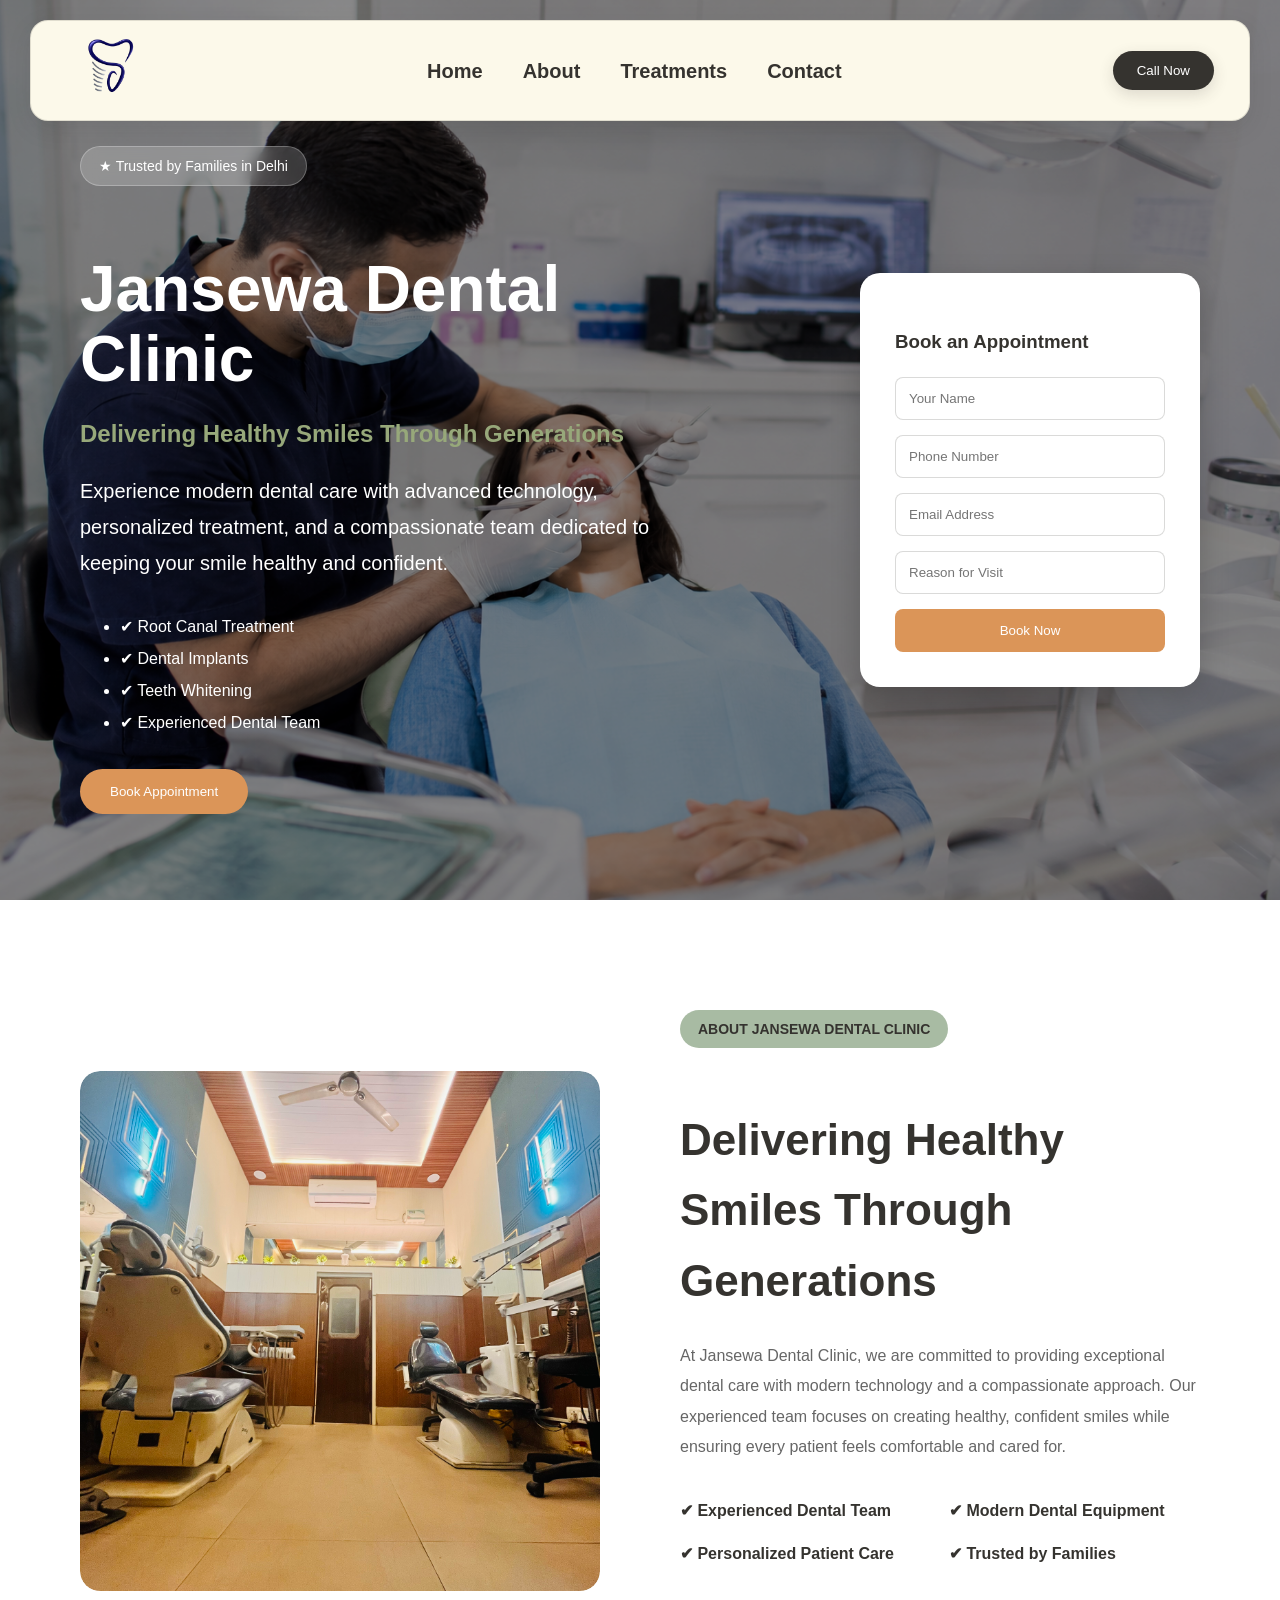
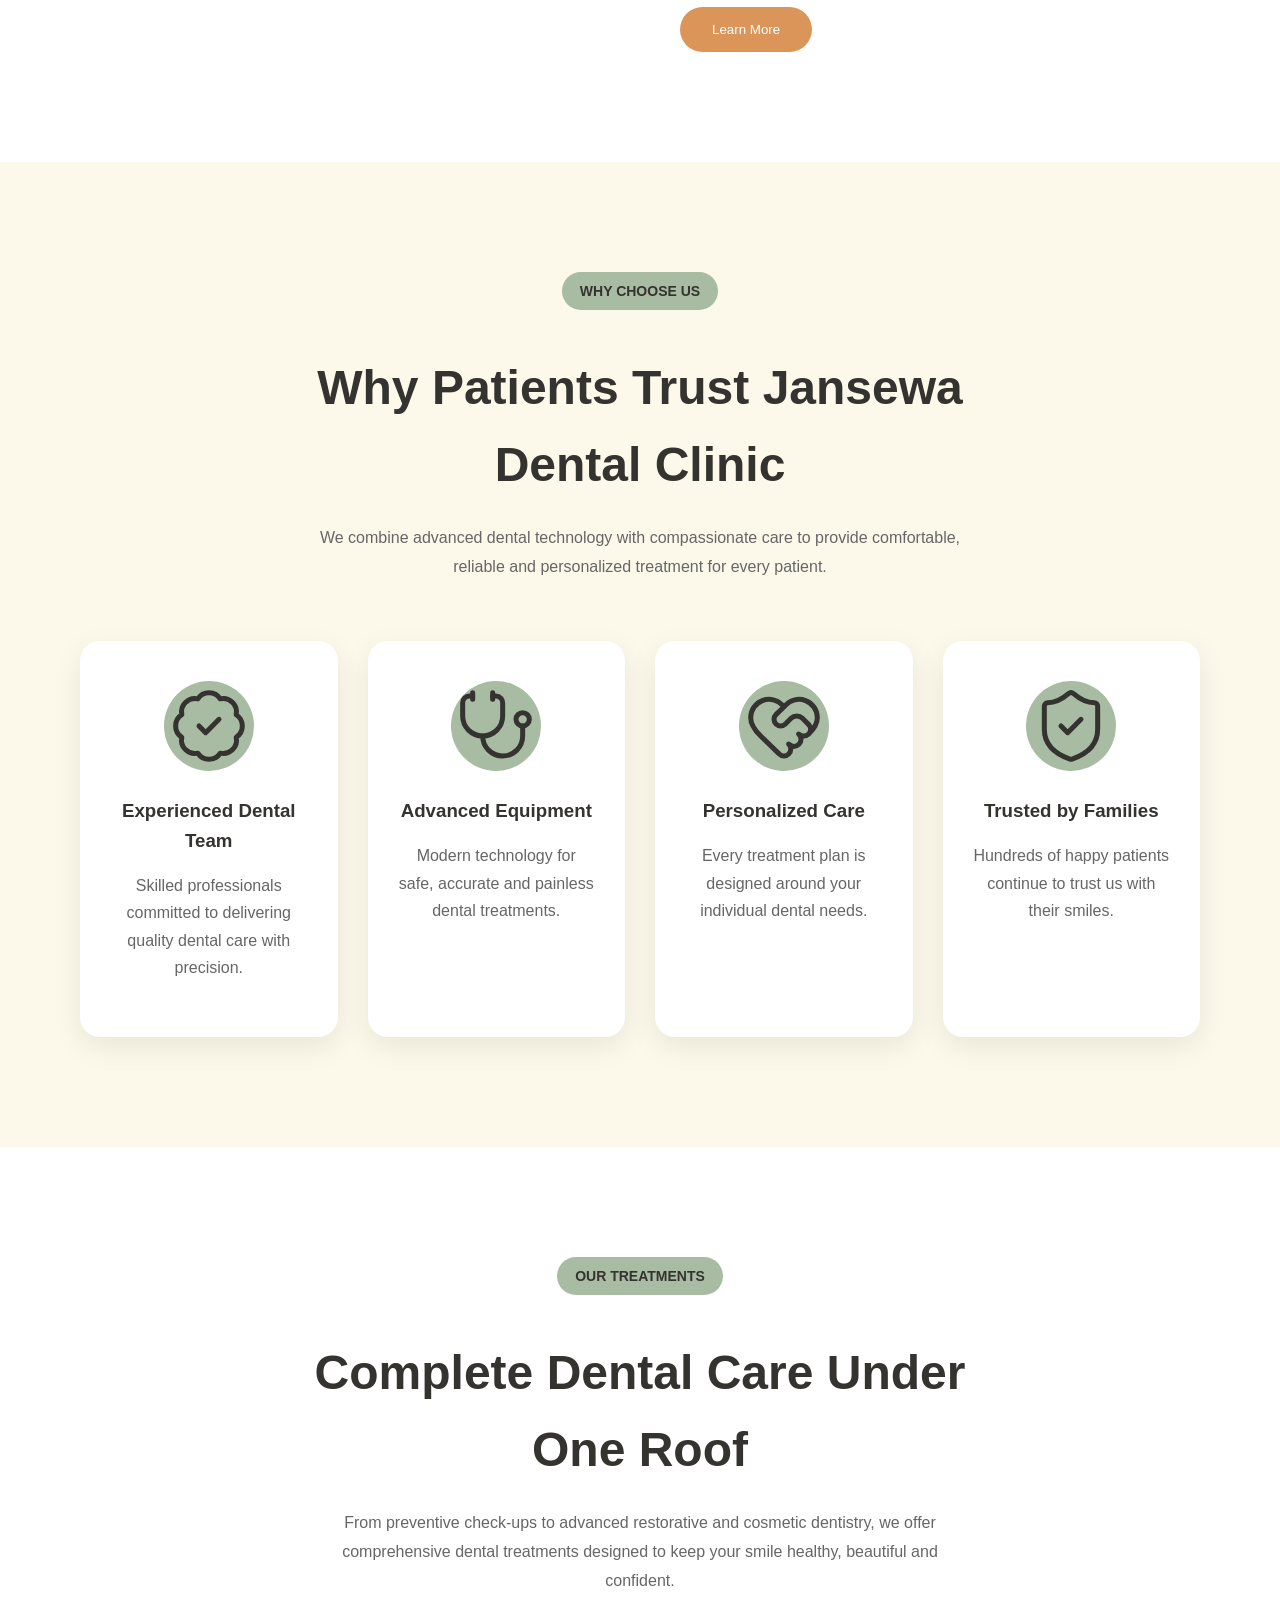
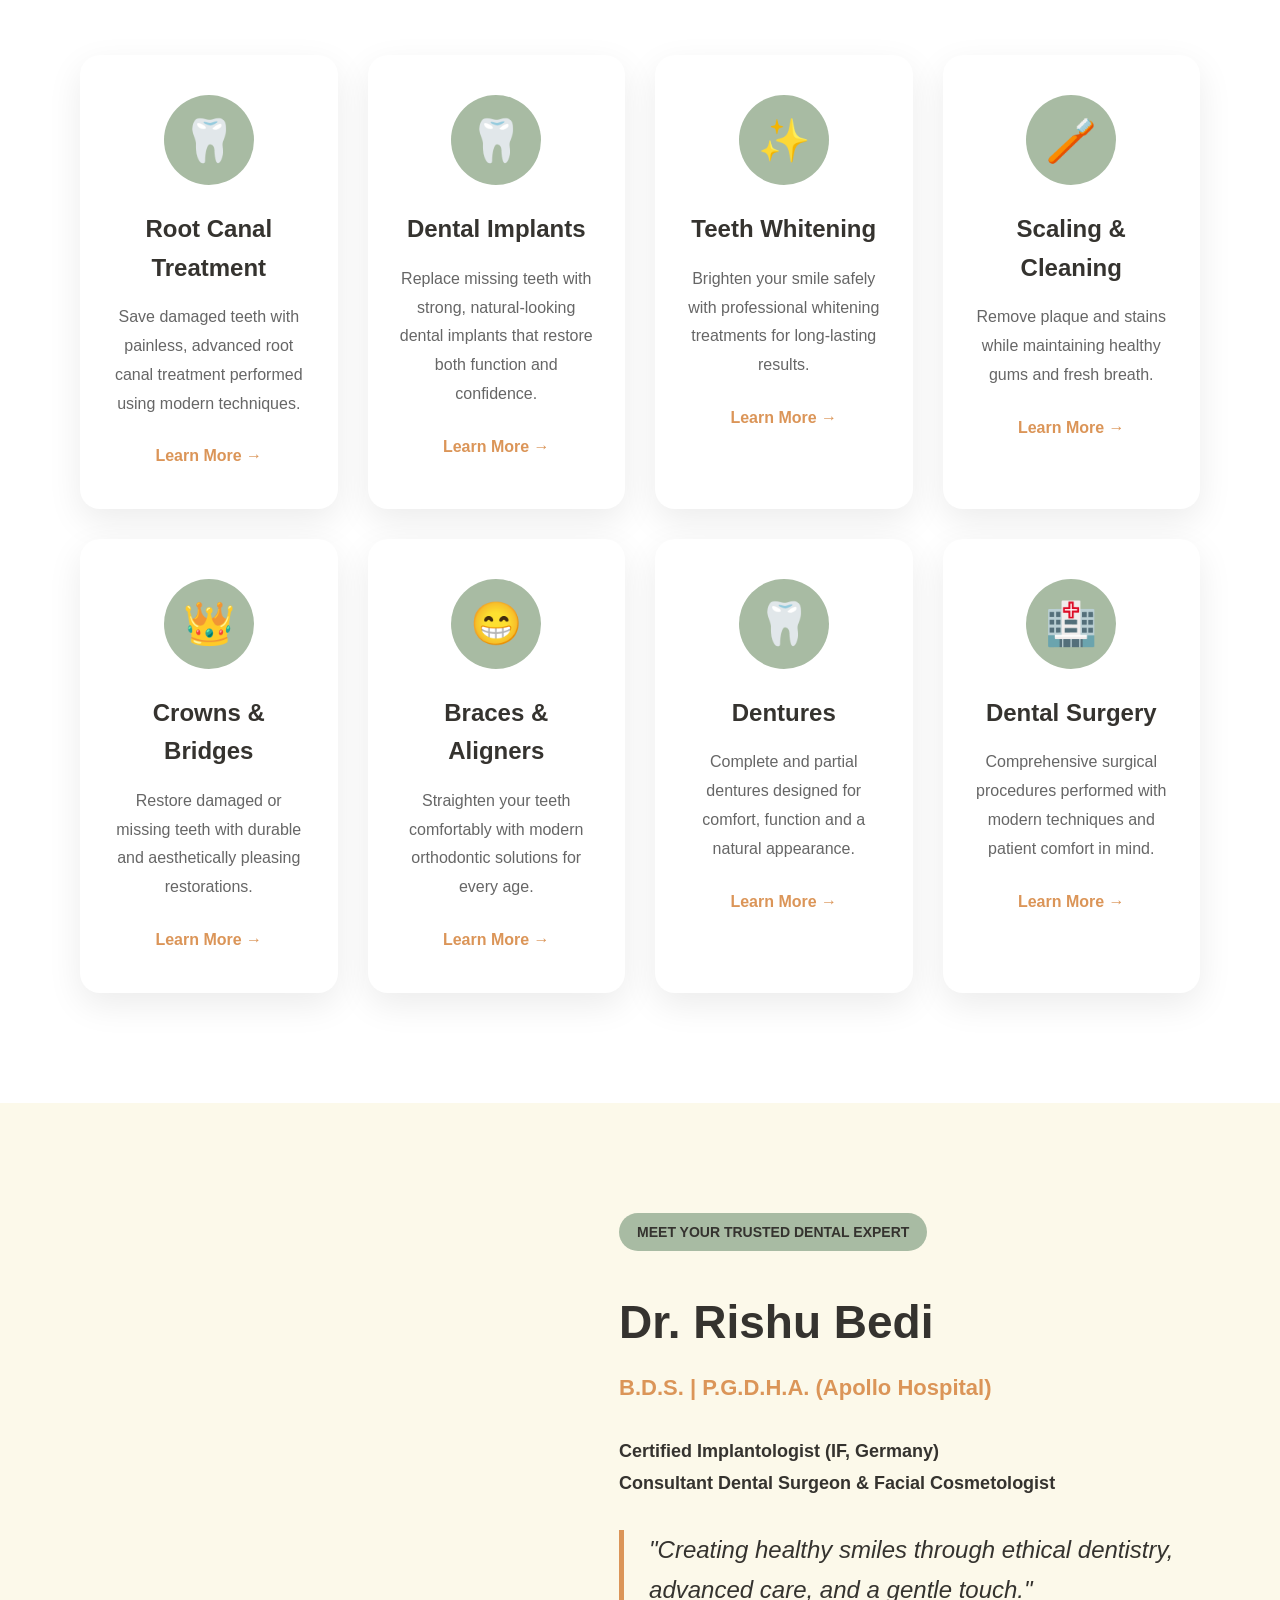
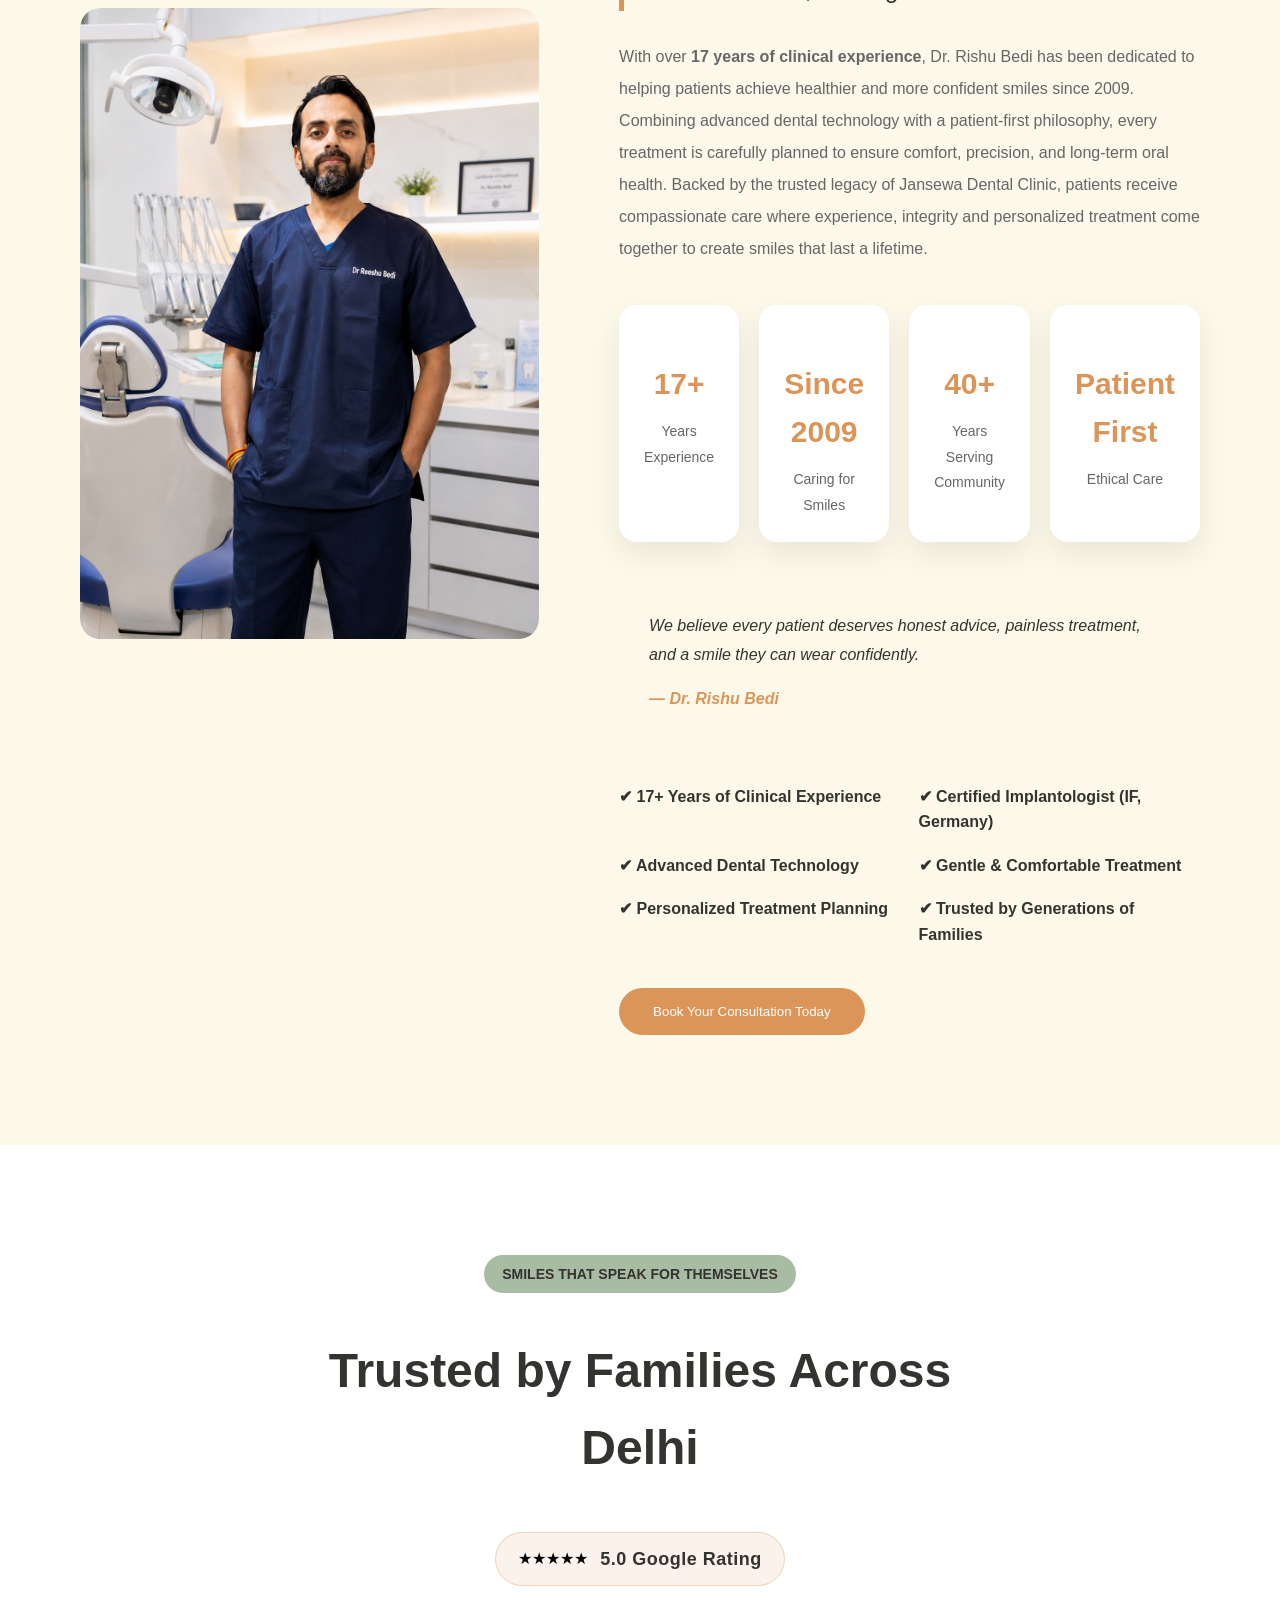
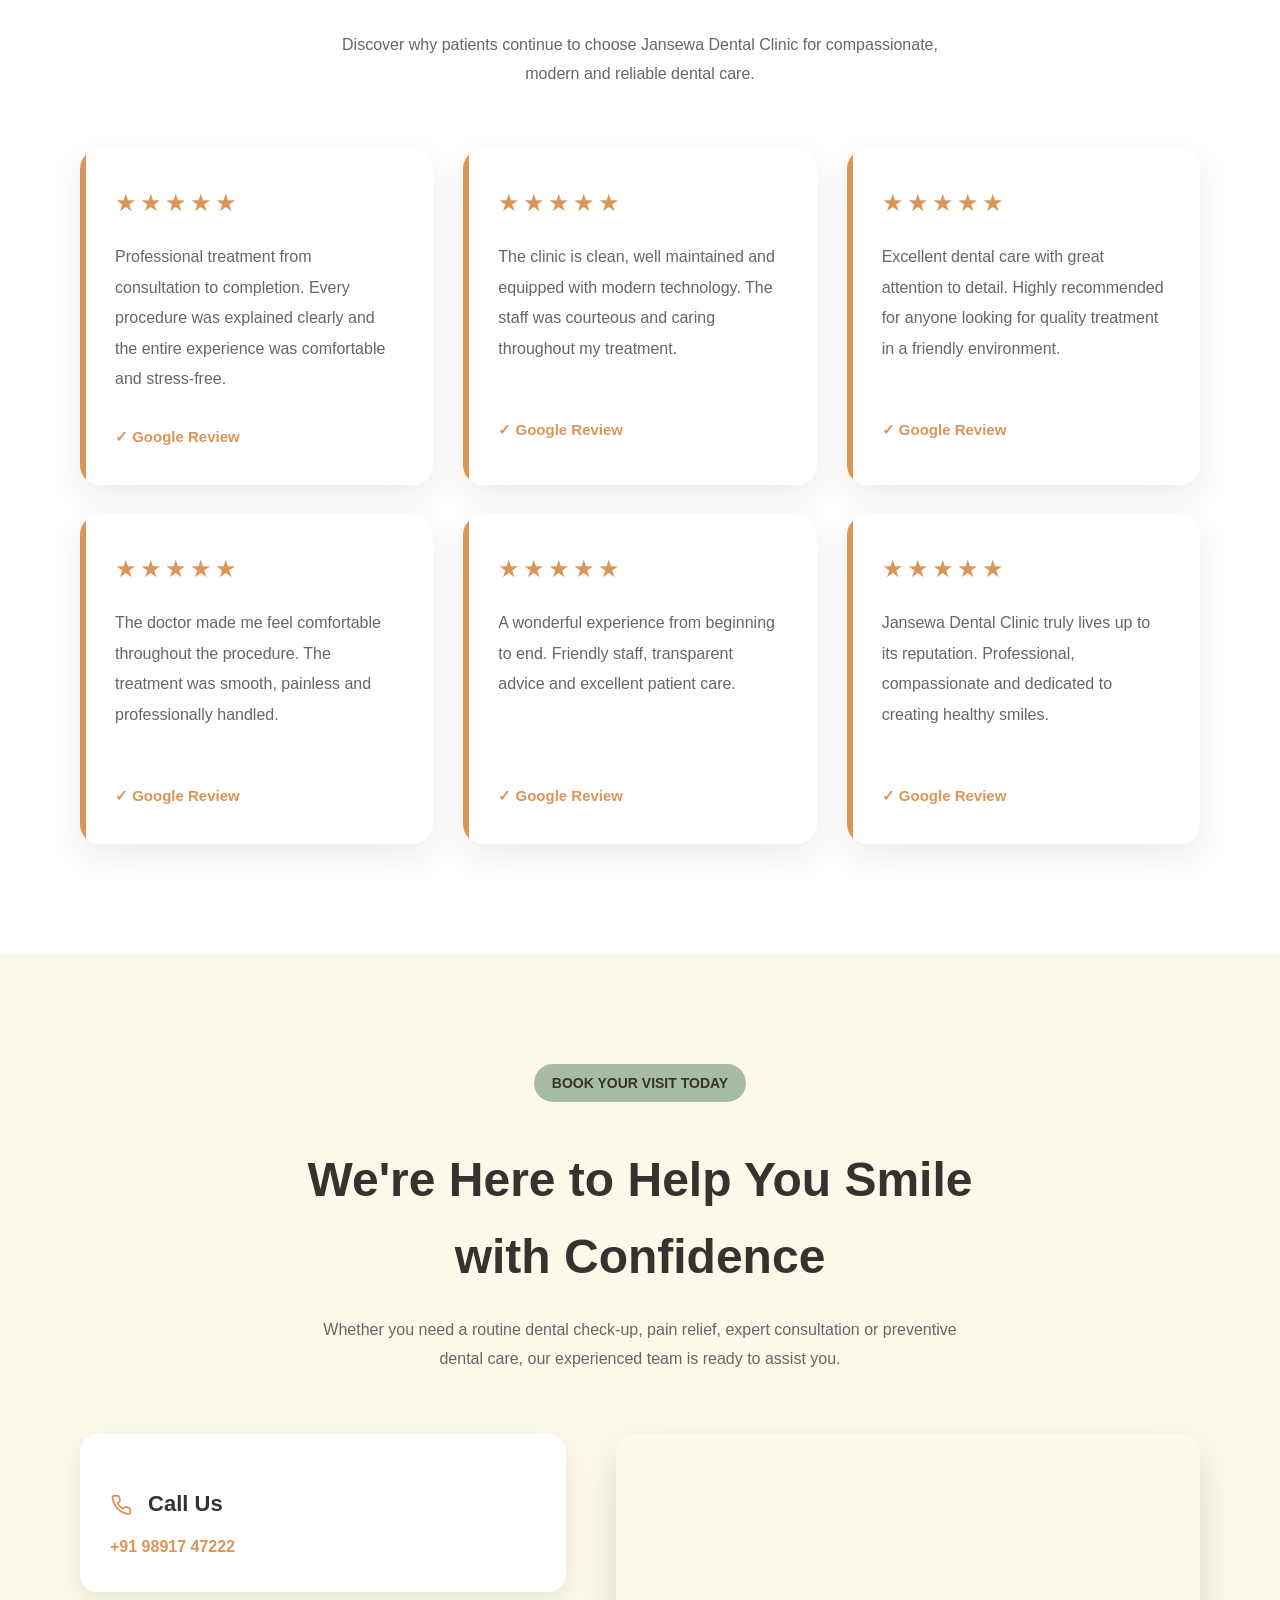
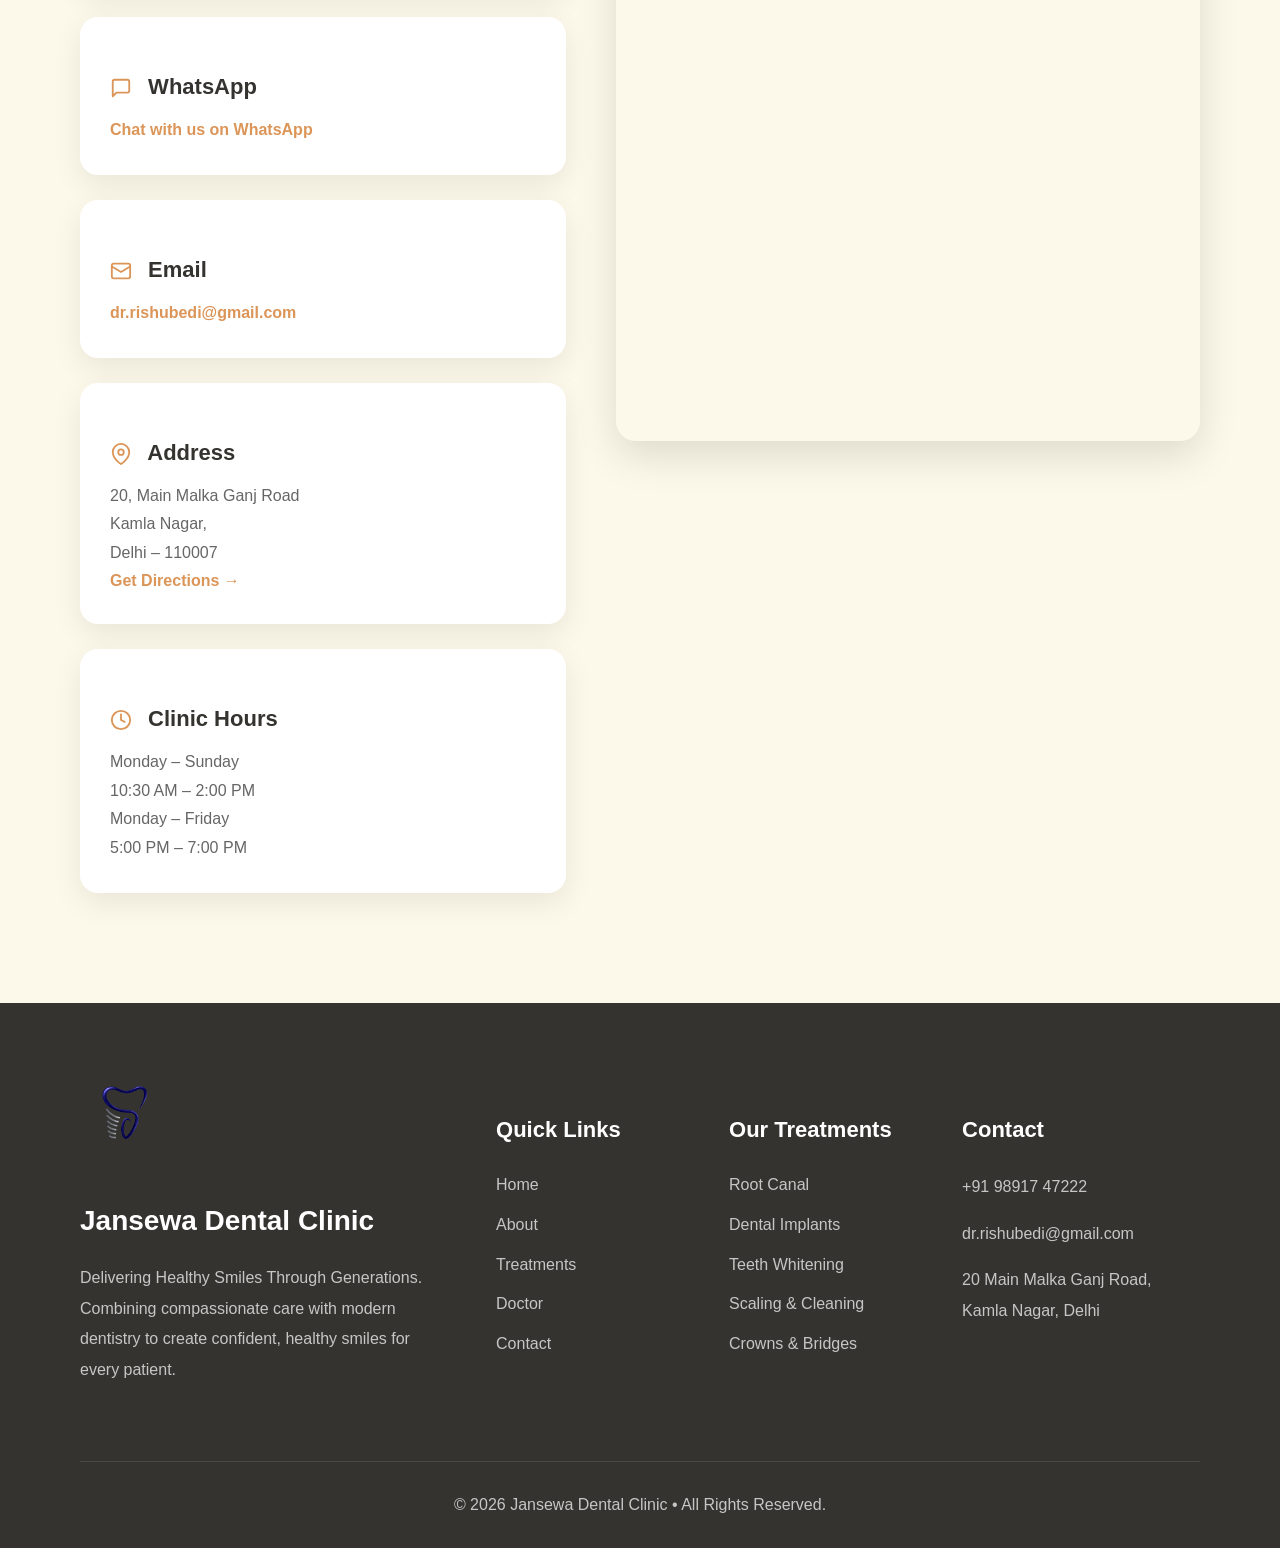
<file: index.html>
<!DOCTYPE html>
<html lang="en">

<head>
    <meta charset="UTF-8">
    <meta name="viewport" content="width=device-width, initial-scale=1.0">
    <title>Jansewa Dental Clinic</title>
    <link rel="stylesheet" href="style.css">
</head>

<body>

<nav id="navbar" class="mobile-nav-enabled">

    <a href="index.html"
   class="site-logo"
   aria-label="Jansewa Dental Clinic home">

    <img src="images/logo.png"
         alt="Jansewa Dental Clinic">

</a>

    <button
        class="menu-toggle"
        id="menuToggle"
        type="button"
        aria-label="Open navigation menu"
        aria-expanded="false"
        aria-controls="mainMenu"
    >
        <span></span>
        <span></span>
        <span></span>
    </button>

    <div class="menu" id="mainMenu">

        <a href="index.html">Home</a>
        <a href="about.html">About</a>
        <a href="treatments.html">Treatments</a>
        <a href="contact.html">Contact</a>

        <a class="mobile-call-link" href="tel:+919891747222">
            Call Now
        </a>

    </div>

    <button
        class="desktop-call-button"
        onclick="window.location.href='tel:+919891747222'"
    >
        Call Now
    </button>

</nav>

    <header>

                <div class="hero-slider">

                    <div class="overlay"></div>

        <img src="images/dentist.png" class="active-slide">

        <img src="images/dentist1.png">

        <img src="images/dentist2.png">

        <img src="images/dentist3.png">

        <video muted playsinline>

            <source src="videos/dentist-video.mp4" type="video/mp4">

        </video>

        <video muted playsinline>

            <source src="videos/dentist-video1.mp4" type="video/mp4">

        </video>

    </div>

    <!-- Hero Content continues here -->

        <div class="hero-content">

    <span class="hero-badge">★ Trusted by Families in Delhi</span>

    <h1>Jansewa Dental Clinic</h1>

    <h2>Delivering Healthy Smiles Through Generations</h2>

    <p>
        Experience modern dental care with advanced technology,
        personalized treatment, and a compassionate team dedicated
        to keeping your smile healthy and confident.
    </p>

    <ul>
        <li>✔ Root Canal Treatment</li>
        <li>✔ Dental Implants</li>
        <li>✔ Teeth Whitening</li>
        <li>✔ Experienced Dental Team</li>
    </ul>

    <button onclick="window.location.href='contact.html'">Book Appointment</button>

</div>

<div class="hero-form">

    <h3>Book an Appointment</h3>
    
    <form action="send-appointment.php" method="POST">

    <input
        type="text"
        name="name"
        placeholder="Your Name"
        required
    >

    <input
        type="tel"
        name="phone"
        placeholder="Phone Number"
        pattern="[0-9+\-\s()]{7,15}"
        title="Please enter a valid phone number"
        required
    >

    <input
        type="email"
        name="email"
        placeholder="Email Address"
        required
    >

    <input
        type="text"
        name="reason"
        placeholder="Reason for Visit"
        required
    >

    <!-- Honeypot anti-spam field -->
    <input
        type="text"
        name="website"
        tabindex="-1"
        autocomplete="off"
        style="display:none;"
    >

    <button type="submit">
        Book Now
    </button>

</form>

</div>

    </header>

    <!-- ================= ABOUT ================= -->

<section class="about" id="about">

    <div class="about-image">

        <img src="images/Jansewa dental clinic.jpeg" alt="Jansewa Dental Clinic">

    </div>

    <div class="about-content">

        <span class="section-tag">
            ABOUT JANSEWA DENTAL CLINIC
        </span>

        <h2>
            Delivering Healthy Smiles Through Generations
        </h2>

        <p>

            At Jansewa Dental Clinic, we are committed to providing
            exceptional dental care with modern technology and a
            compassionate approach. Our experienced team focuses on
            creating healthy, confident smiles while ensuring every
            patient feels comfortable and cared for.

        </p>

        <div class="about-features">

            <div>✔ Experienced Dental Team</div>

            <div>✔ Modern Dental Equipment</div>

            <div>✔ Personalized Patient Care</div>

            <div>✔ Trusted by Families</div>

        </div>

        <button>
            Learn More
        </button>

    </div>

</section>

<!-- ================= WHY CHOOSE US ================= -->

<section class="why-choose">

    <div class="section-heading">

        <span class="section-tag">
            WHY CHOOSE US
        </span>

        <h2>Why Patients Trust Jansewa Dental Clinic</h2>

        <p>
            We combine advanced dental technology with compassionate care
            to provide comfortable, reliable and personalized treatment
            for every patient.
        </p>

    </div>

    <div class="choose-container">

        <div class="choose-card">

            <div class="choose-icon"><svg xmlns="http://www.w3.org/2000/svg" width="80" height="80" viewBox="0 0 24 24" fill="none" stroke="var(--primary)" stroke-width="1.5" stroke-linecap="round" stroke-linejoin="round" class="lucide lucide-badge-check-icon lucide-badge-check"><path d="M3.85 8.62a4 4 0 0 1 4.78-4.77 4 4 0 0 1 6.74 0 4 4 0 0 1 4.78 4.78 4 4 0 0 1 0 6.74 4 4 0 0 1-4.77 4.78 4 4 0 0 1-6.75 0 4 4 0 0 1-4.78-4.77 4 4 0 0 1 0-6.76Z"/><path d="m9 12 2 2 4-4"/>
            </svg>
            </div>

            <h3>Experienced Dental Team</h3>

            <p>
                Skilled professionals committed to delivering quality
                dental care with precision.
            </p>

        </div>

        <div class="choose-card">

            <div class="choose-icon">
                <svg xmlns="http://www.w3.org/2000/svg" width="80" height="80" viewBox="0 0 24 24" fill="none" stroke="var(--primary)" stroke-width="1.5" stroke-linecap="round" stroke-linejoin="round" class="lucide lucide-stethoscope-icon lucide-stethoscope"><path d="M11 2v2"/><path d="M5 2v2"/><path d="M5 3H4a2 2 0 0 0-2 2v4a6 6 0 0 0 12 0V5a2 2 0 0 0-2-2h-1"/><path d="M8 15a6 6 0 0 0 12 0v-3"/><circle cx="20" cy="10" r="2"/>
            </svg>
                
            </div>

            <h3>Advanced Equipment</h3>

            <p>
                Modern technology for safe, accurate and painless
                dental treatments.
            </p>

        </div>

        <div class="choose-card">

            <div class="choose-icon">
                <svg xmlns="http://www.w3.org/2000/svg" width="80" height="80" viewBox="0 0 24 24" fill="none" stroke="var(--primary)" stroke-width="1.5" stroke-linecap="round" stroke-linejoin="round" class="lucide lucide-heart-handshake-icon lucide-heart-handshake"><path d="M19.414 14.414C21 12.828 22 11.5 22 9.5a5.5 5.5 0 0 0-9.591-3.676.6.6 0 0 1-.818.001A5.5 5.5 0 0 0 2 9.5c0 2.3 1.5 4 3 5.5l5.535 5.362a2 2 0 0 0 2.879.052 2.12 2.12 0 0 0-.004-3 2.124 2.124 0 1 0 3-3 2.124 2.124 0 0 0 3.004 0 2 2 0 0 0 0-2.828l-1.881-1.882a2.41 2.41 0 0 0-3.409 0l-1.71 1.71a2 2 0 0 1-2.828 0 2 2 0 0 1 0-2.828l2.823-2.762"/>
                </svg>
            </div>

            <h3>Personalized Care</h3>

            <p>
                Every treatment plan is designed around your individual
                dental needs.
            </p>

        </div>

        <div class="choose-card">

            <div class="choose-icon">
                <svg xmlns="http://www.w3.org/2000/svg" width="80" height="80" viewBox="0 0 24 24" fill="none" stroke="var(--primary)" stroke-width="1.5" stroke-linecap="round" stroke-linejoin="round" class="lucide lucide-shield-check-icon lucide-shield-check"><path d="M20 13c0 5-3.5 7.5-7.66 8.95a1 1 0 0 1-.67-.01C7.5 20.5 4 18 4 13V6a1 1 0 0 1 1-1c2 0 4.5-1.2 6.24-2.72a1.17 1.17 0 0 1 1.52 0C14.51 3.81 17 5 19 5a1 1 0 0 1 1 1z"/><path d="m9 12 2 2 4-4"/>
                </svg>
            </div>

            <h3>Trusted by Families</h3>

            <p>
                Hundreds of happy patients continue to trust us with
                their smiles.
            </p>

        </div>

    </div>

</section>

<!-- ================= OUR TREATMENTS ================= -->

    <section class="treatments">

        <div class="section-heading">

    <span class="section-tag">
        OUR TREATMENTS
    </span>

    <h2>
        Complete Dental Care Under One Roof
    </h2>

    <p>

        From preventive check-ups to advanced restorative and cosmetic
        dentistry, we offer comprehensive dental treatments designed
        to keep your smile healthy, beautiful and confident.

    </p>

</div>

        <div class="card-container">

            <div class="treatment-card">

    <div class="treatment-icon">
    🦷
</div>

    <h3>Root Canal Treatment</h3>

    <p>

        Save damaged teeth with painless,
        advanced root canal treatment
        performed using modern techniques.

    </p>

    <a href="#contact">
        Learn More →
    </a>

</div>


            <div class="treatment-card">

    <div class="treatment-icon">🦷</div>

    <h3>Dental Implants</h3>

    <p>
        Replace missing teeth with strong,
        natural-looking dental implants that
        restore both function and confidence.
    </p>

    <a href="#contact">Learn More →</a>

</div>

            <div class="treatment-card">

    <div class="treatment-icon">✨</div>

    <h3>Teeth Whitening</h3>

    <p>
        Brighten your smile safely with
        professional whitening treatments
        for long-lasting results.
    </p>

    <a href="#contact">Learn More →</a>

</div>

            <div class="treatment-card">

    <div class="treatment-icon">🪥</div>

    <h3>Scaling & Cleaning</h3>

    <p>
        Remove plaque and stains while
        maintaining healthy gums and
        fresh breath.
    </p>

    <a href="#contact">Learn More →</a>

</div>

            <div class="treatment-card">

    <div class="treatment-icon">👑</div>

    <h3>Crowns & Bridges</h3>

    <p>
        Restore damaged or missing teeth
        with durable and aesthetically
        pleasing restorations.
    </p>

    <a href="#contact">Learn More →</a>

</div>

            <div class="treatment-card">

    <div class="treatment-icon">😁</div>

    <h3>Braces & Aligners</h3>

    <p>
        Straighten your teeth comfortably
        with modern orthodontic solutions
        for every age.
    </p>

    <a href="#contact">Learn More →</a>

</div>

            <div class="treatment-card">

    <div class="treatment-icon">🦷</div>

    <h3>Dentures</h3>

    <p>
        Complete and partial dentures
        designed for comfort, function
        and a natural appearance.
    </p>

    <a href="#contact">Learn More →</a>

</div>

            <div class="treatment-card">

    <div class="treatment-icon">🏥</div>

    <h3>Dental Surgery</h3>

    <p>
        Comprehensive surgical procedures
        performed with modern techniques
        and patient comfort in mind.
    </p>

    <a href="#contact">Learn More →</a>

</div>

        </div>

    </section>

<!-- ================= DOCTOR ================= -->

<section class="doctor" id="doctor">

    <div class="doctor-image">

        <img src="images/dr-rishu-bedi.png"
             alt="Dr. Rishu Bedi">

    </div>

    <div class="doctor-content">

        <span class="section-tag">

            MEET YOUR TRUSTED DENTAL EXPERT

        </span>

        <h2>

            Dr. Rishu Bedi

        </h2>

        <h4>

            B.D.S. | P.G.D.H.A. (Apollo Hospital)

        </h4>

        <h5>

            Certified Implantologist (IF, Germany)<br>
            Consultant Dental Surgeon & Facial Cosmetologist

        </h5>

        <blockquote>

            "Creating healthy smiles through ethical dentistry,
            advanced care, and a gentle touch."

        </blockquote>

        <p>

            With over <strong>17 years of clinical experience</strong>,
            Dr. Rishu Bedi has been dedicated to helping patients
            achieve healthier and more confident smiles since 2009.
            Combining advanced dental technology with a patient-first
            philosophy, every treatment is carefully planned to ensure
            comfort, precision, and long-term oral health.

            Backed by the trusted legacy of Jansewa Dental Clinic,
            patients receive compassionate care where experience,
            integrity and personalized treatment come together to
            create smiles that last a lifetime.

        </p>

        <div class="doctor-stats">

            <div class="stat-box">

                <h3>17+</h3>

                <span>Years Experience</span>

            </div>

            <div class="stat-box">

                <h3>Since 2009</h3>

                <span>Caring for Smiles</span>

            </div>

            <div class="stat-box">

                <h3>40+</h3>

                <span>Years Serving Community</span>

            </div>

            <div class="stat-box">

                <h3>Patient First</h3>

                <span>Ethical Care</span>

            </div>

        </div>

        <div class="doctor-quote">

            We believe every patient deserves honest advice,
            painless treatment, and a smile they can wear
            confidently.

            <strong>— Dr. Rishu Bedi</strong>

        </div>

        <div class="doctor-points">

            <div>✔ 17+ Years of Clinical Experience</div>

            <div>✔ Certified Implantologist (IF, Germany)</div>

            <div>✔ Advanced Dental Technology</div>

            <div>✔ Gentle & Comfortable Treatment</div>

            <div>✔ Personalized Treatment Planning</div>

            <div>✔ Trusted by Generations of Families</div>

        </div>

        <button>

            Book Your Consultation Today

        </button>

    </div>

</section>

    <!-- ================= TESTIMONIALS ================= -->

<section class="testimonials">

    <div class="section-heading">

        <span class="section-tag">
            SMILES THAT SPEAK FOR THEMSELVES
        </span>

        <h2>
            Trusted by Families Across Delhi
        </h2>

        <div class="google-rating">

    ★★★★★

    <span>5.0 Google Rating</span>

</div>

<p>

    Discover why patients continue to choose
    Jansewa Dental Clinic for compassionate,
    modern and reliable dental care.

</p>

    </div>

    <div class="testimonial-container">

        <!-- Card 1 -->

        <div class="testimonial-card">

            <div class="stars">
                ★★★★★
            </div>

            <p>
                Professional treatment from consultation to completion.
                Every procedure was explained clearly and the entire
                experience was comfortable and stress-free.
            </p>

            <span>✓ Google Review</span>

        </div>

        <!-- Card 2 -->

        <div class="testimonial-card">

            <div class="stars">
                ★★★★★
            </div>

            <p>
                The clinic is clean, well maintained and equipped with
                modern technology. The staff was courteous and caring
                throughout my treatment.
            </p>

            <span>✓ Google Review</span>

        </div>

        <!-- Card 3 -->

        <div class="testimonial-card">

            <div class="stars">
                ★★★★★
            </div>

            <p>
                Excellent dental care with great attention to detail.
                Highly recommended for anyone looking for quality
                treatment in a friendly environment.
            </p>

            <span>✓ Google Review</span>

        </div>

        <!-- Card 4 -->

        <div class="testimonial-card">

            <div class="stars">
                ★★★★★
            </div>

            <p>
                The doctor made me feel comfortable throughout the
                procedure. The treatment was smooth, painless and
                professionally handled.
            </p>

            <span>✓ Google Review</span>

        </div>

        <!-- Card 5 -->

        <div class="testimonial-card">

            <div class="stars">
                ★★★★★
            </div>

            <p>
                A wonderful experience from beginning to end.
                Friendly staff, transparent advice and excellent
                patient care.
            </p>

            <span>✓ Google Review</span>

        </div>

        <!-- Card 6 -->

        <div class="testimonial-card">

            <div class="stars">
                ★★★★★
            </div>

            <p>
                Jansewa Dental Clinic truly lives up to its reputation.
                Professional, compassionate and dedicated to creating
                healthy smiles.
            </p>

            <span>✓ Google Review</span>

             </div>

        </div>

</section>

<!-- ================= CONTACT ================= -->

<section class="contact" id="contact">

    <div class="section-heading">

        <span class="section-tag">
            BOOK YOUR VISIT TODAY
        </span>

        <h2>
            We're Here to Help You Smile with Confidence
        </h2>

        <p>
            Whether you need a routine dental check-up, pain relief,
            expert consultation or preventive dental care,
            our experienced team is ready to assist you.
        </p>

    </div>

    <div class="contact-wrapper">

        <!-- LEFT SIDE -->

        <div class="contact-info">

            <!-- Phone -->

            <div class="contact-box">

                <h3>

                    <svg xmlns="http://www.w3.org/2000/svg" width="22" height="22" viewBox="0 0 24 24" fill="none" stroke="var(--clay)" stroke-width="2" stroke-linecap="round" stroke-linejoin="round" style="vertical-align:middle;margin-right:10px;">
                        <path d="M22 16.92v3a2 2 0 0 1-2.18 2A19.79 19.79 0 0 1 3.09 5.18 2 2 0 0 1 5.11 2h3a2 2 0 0 1 2 1.72c.12.9.33 1.77.63 2.6a2 2 0 0 1-.45 2.11L8.09 9.91a16 16 0 0 0 6 6l1.48-1.23a2 2 0 0 1 2.11-.45c.83.3 1.7.51 2.6.63A2 2 0 0 1 22 16.92z"/>
                    </svg>

                    Call Us

                </h3>

                <p>
                    <a href="tel:+919891747222">
                        +91 98917 47222
                    </a>
                </p>

            </div>

            <!-- WhatsApp -->

            <div class="contact-box">

                <h3>

                    <svg xmlns="http://www.w3.org/2000/svg" width="22" height="22" viewBox="0 0 24 24" fill="none" stroke="var(--clay)" stroke-width="2" stroke-linecap="round" stroke-linejoin="round" style="vertical-align:middle;margin-right:10px;">
                        <path d="M21 15a2 2 0 0 1-2 2H7l-4 4V5a2 2 0 0 1 2-2h14a2 2 0 0 1 2 2z"/>
                    </svg>

                    WhatsApp

                </h3>

                <p>

                    <a href="https://wa.me/919891747222" target="_blank">

                        Chat with us on WhatsApp

                    </a>

                </p>

            </div>

            <!-- Email -->

            <div class="contact-box">

                <h3>

                    <svg xmlns="http://www.w3.org/2000/svg" width="22" height="22" viewBox="0 0 24 24" fill="none" stroke="var(--clay)" stroke-width="2" stroke-linecap="round" stroke-linejoin="round" style="vertical-align:middle;margin-right:10px;">
                        <rect x="2" y="4" width="20" height="16" rx="2"/>
                        <path d="M22 7L12 13 2 7"/>
                    </svg>

                    Email

                </h3>

                <p>

                    <a href="mailto:dr.rishubedi@gmail.com">

                        dr.rishubedi@gmail.com

                    </a>

                </p>

            </div>

            <!-- Address -->

            <div class="contact-box">

                <h3>

                    <svg xmlns="http://www.w3.org/2000/svg" width="22" height="22" viewBox="0 0 24 24" fill="none" stroke="var(--clay)" stroke-width="2" stroke-linecap="round" stroke-linejoin="round" style="vertical-align:middle;margin-right:10px;">
                        <path d="M21 10c0 7-9 13-9 13S3 17 3 10a9 9 0 1 1 18 0z"/>
                        <circle cx="12" cy="10" r="3"/>
                    </svg>

                    Address

                </h3>

                <p>

                    20, Main Malka Ganj Road<br>
                    Kamla Nagar,<br>
                    Delhi – 110007

                </p>

                <a href="https://maps.google.com/?q=Jansewa+Dental+Clinic+Delhi" target="_blank">

                    Get Directions →

                </a>

            </div>

            <!-- Clinic Hours -->

            <div class="contact-box">

                <h3>

                    <svg xmlns="http://www.w3.org/2000/svg" width="22" height="22" viewBox="0 0 24 24" fill="none" stroke="var(--clay)" stroke-width="2" stroke-linecap="round" stroke-linejoin="round" style="vertical-align:middle;margin-right:10px;">
                        <circle cx="12" cy="12" r="10"/>
                        <path d="M12 6v6l4 2"/>
                    </svg>

                    Clinic Hours

                </h3>

                <p>

                    Monday – Sunday<br>

                    10:30 AM – 2:00 PM<br>
                    
                    Monday – Friday<br>

                    5:00 PM – 7:00 PM

                </p>

            </div>

        </div>

        <!-- RIGHT SIDE -->

        <div class="contact-map">

            <iframe
            src="https://www.google.com/maps/embed?pb=!1m14!1m8!1m3!1d448322.7983633937!2d76.4823526!3d28.6141175!3m2!1i1024!2i768!4f13.1!3m3!1m2!1s0x390cfd1b6497c209%3A0x4a2bc12b5dd8e35d!2sJansewa%20Dental%20Clinic!5e0!3m2!1sen!2sin!4v1784714378793!5m2!1sen!2sin"
            allowfullscreen=""
            loading="lazy"
            referrerpolicy="strict-origin-when-cross-origin">

            </iframe>

        </div>

    </div>

</section>

<!-- ================= FOOTER ================= -->

<footer class="footer">

    <div class="footer-container">

        <div class="footer-about">

            <img src="images/logo.png" alt="Jansewa Dental Clinic Logo">

            <h3>Jansewa Dental Clinic</h3>

            <p>
                Delivering Healthy Smiles Through Generations.
                Combining compassionate care with modern dentistry
                to create confident, healthy smiles for every patient.
            </p>

        </div>

        <div class="footer-links">

            <h4>Quick Links</h4>

            <a href="#">Home</a>

            <a href="#about">About</a>

            <a href="#treatments">Treatments</a>

            <a href="#doctor">Doctor</a>

            <a href="#contact">Contact</a>

        </div>

        <div class="footer-links">

            <h4>Our Treatments</h4>

            <a href="#">Root Canal</a>

            <a href="#">Dental Implants</a>

            <a href="#">Teeth Whitening</a>

            <a href="#">Scaling & Cleaning</a>

            <a href="#">Crowns & Bridges</a>

        </div>

        <div class="footer-contact">

            <h4>Contact</h4>

            <p>+91 98917 47222</p>

            <p>dr.rishubedi@gmail.com</p>

            <p>
                20 Main Malka Ganj Road,<br>
                Kamla Nagar, Delhi
            </p>

        </div>

    </div>

    <div class="footer-bottom">

        © 2026 Jansewa Dental Clinic • All Rights Reserved.

    </div>

</footer>

    <script src="script.js"></script>

</body>

</html>
</file>
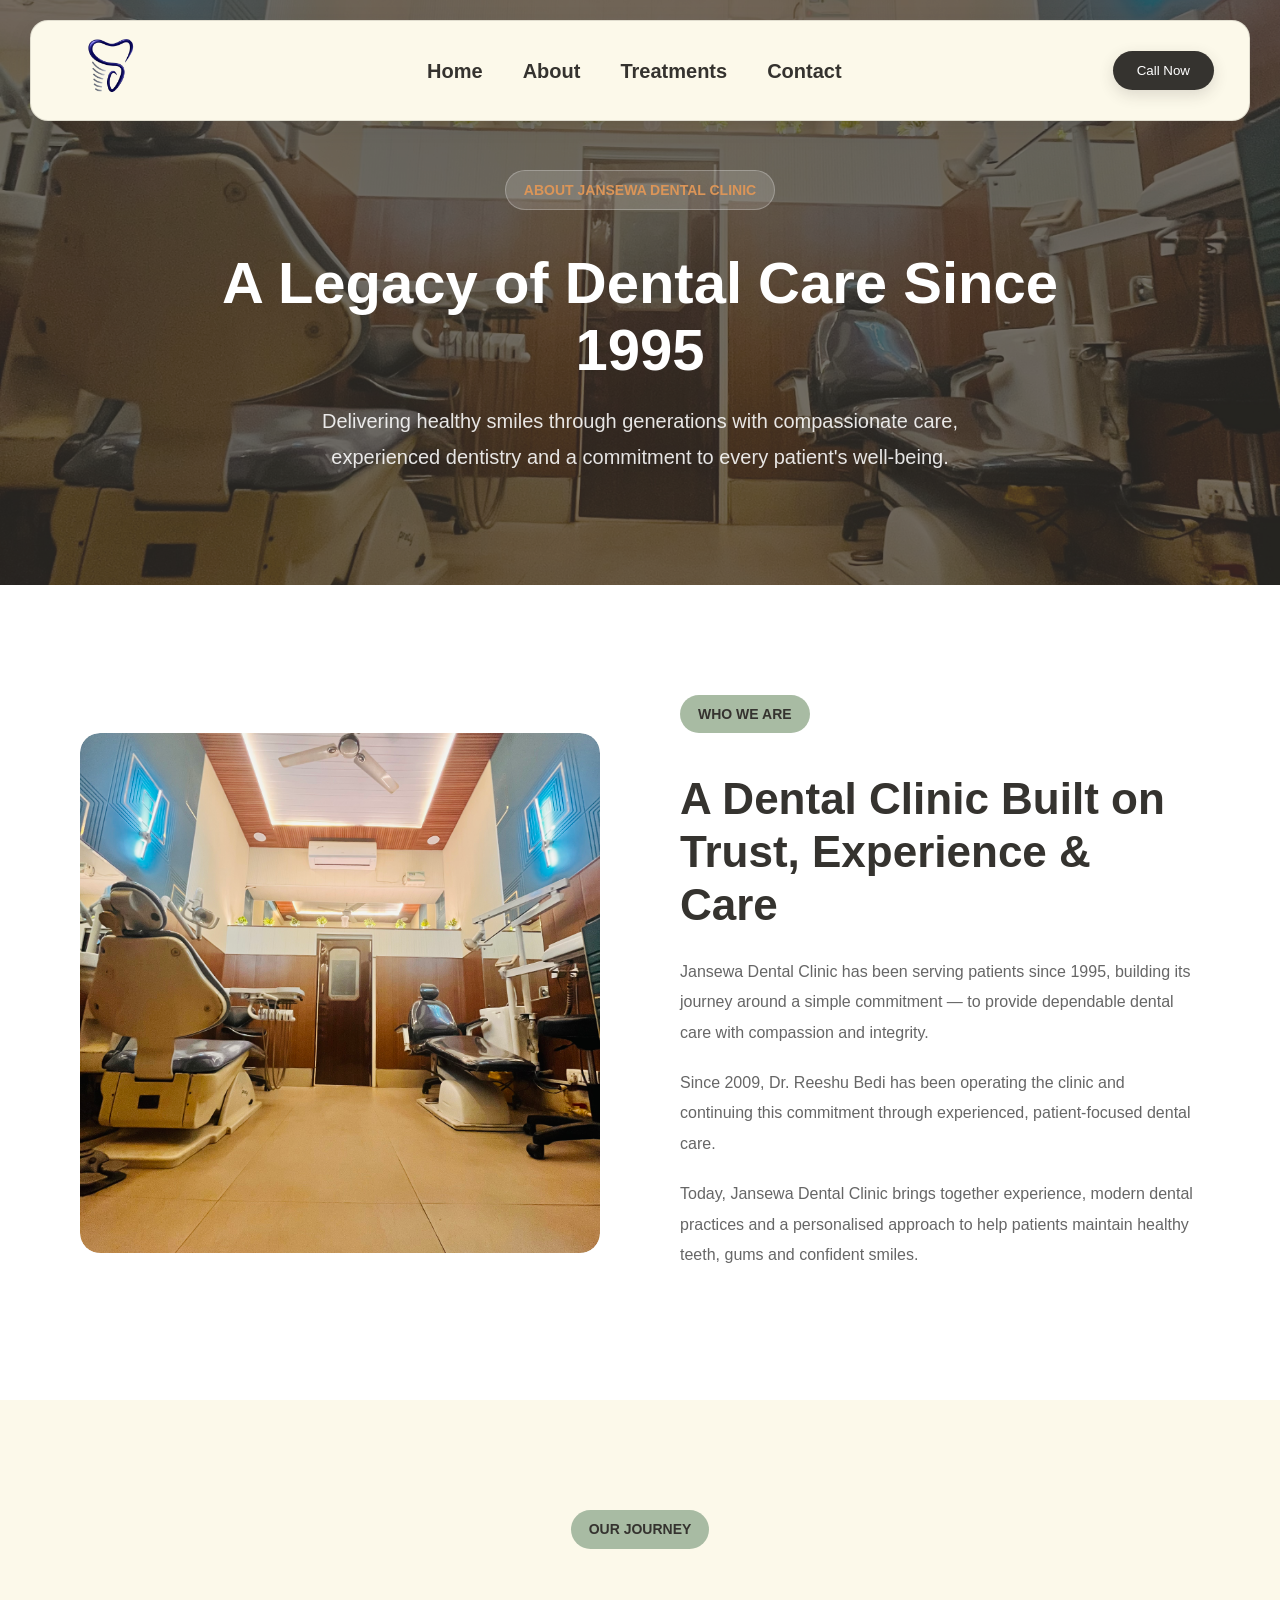
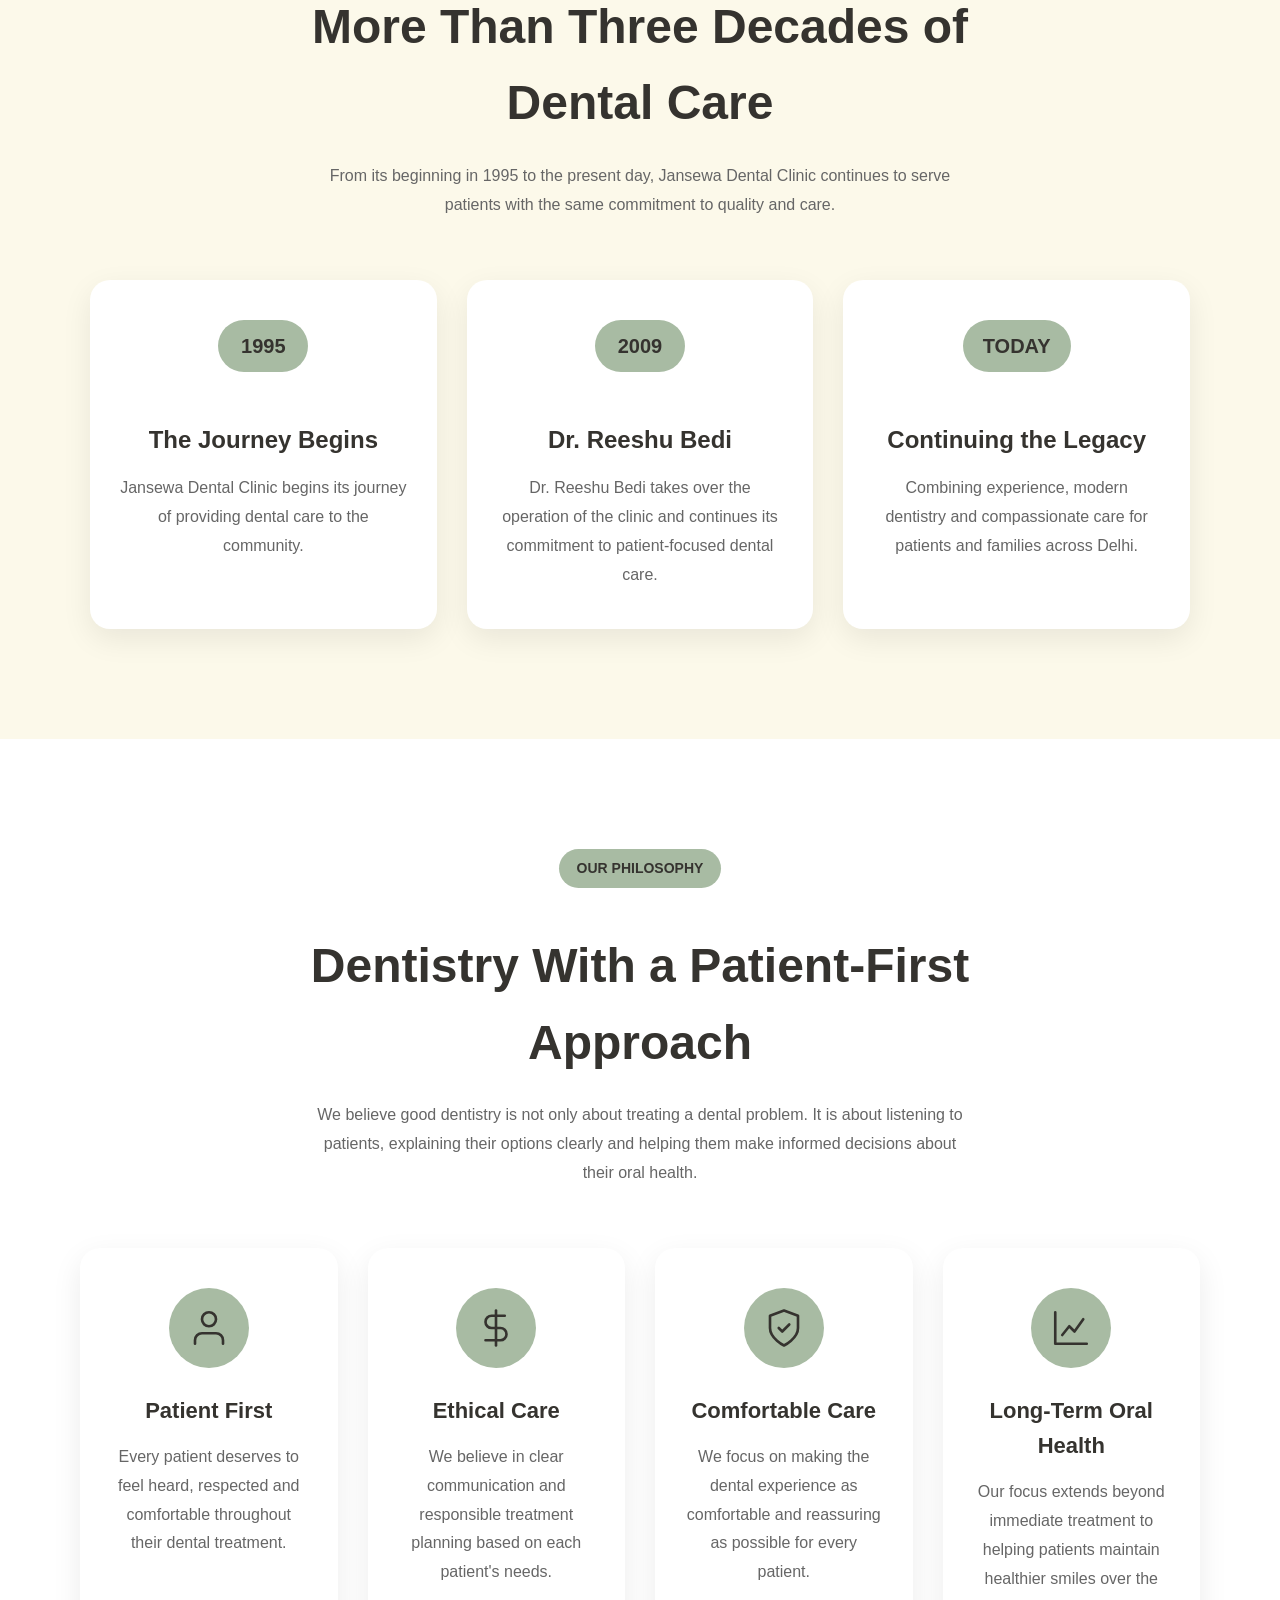
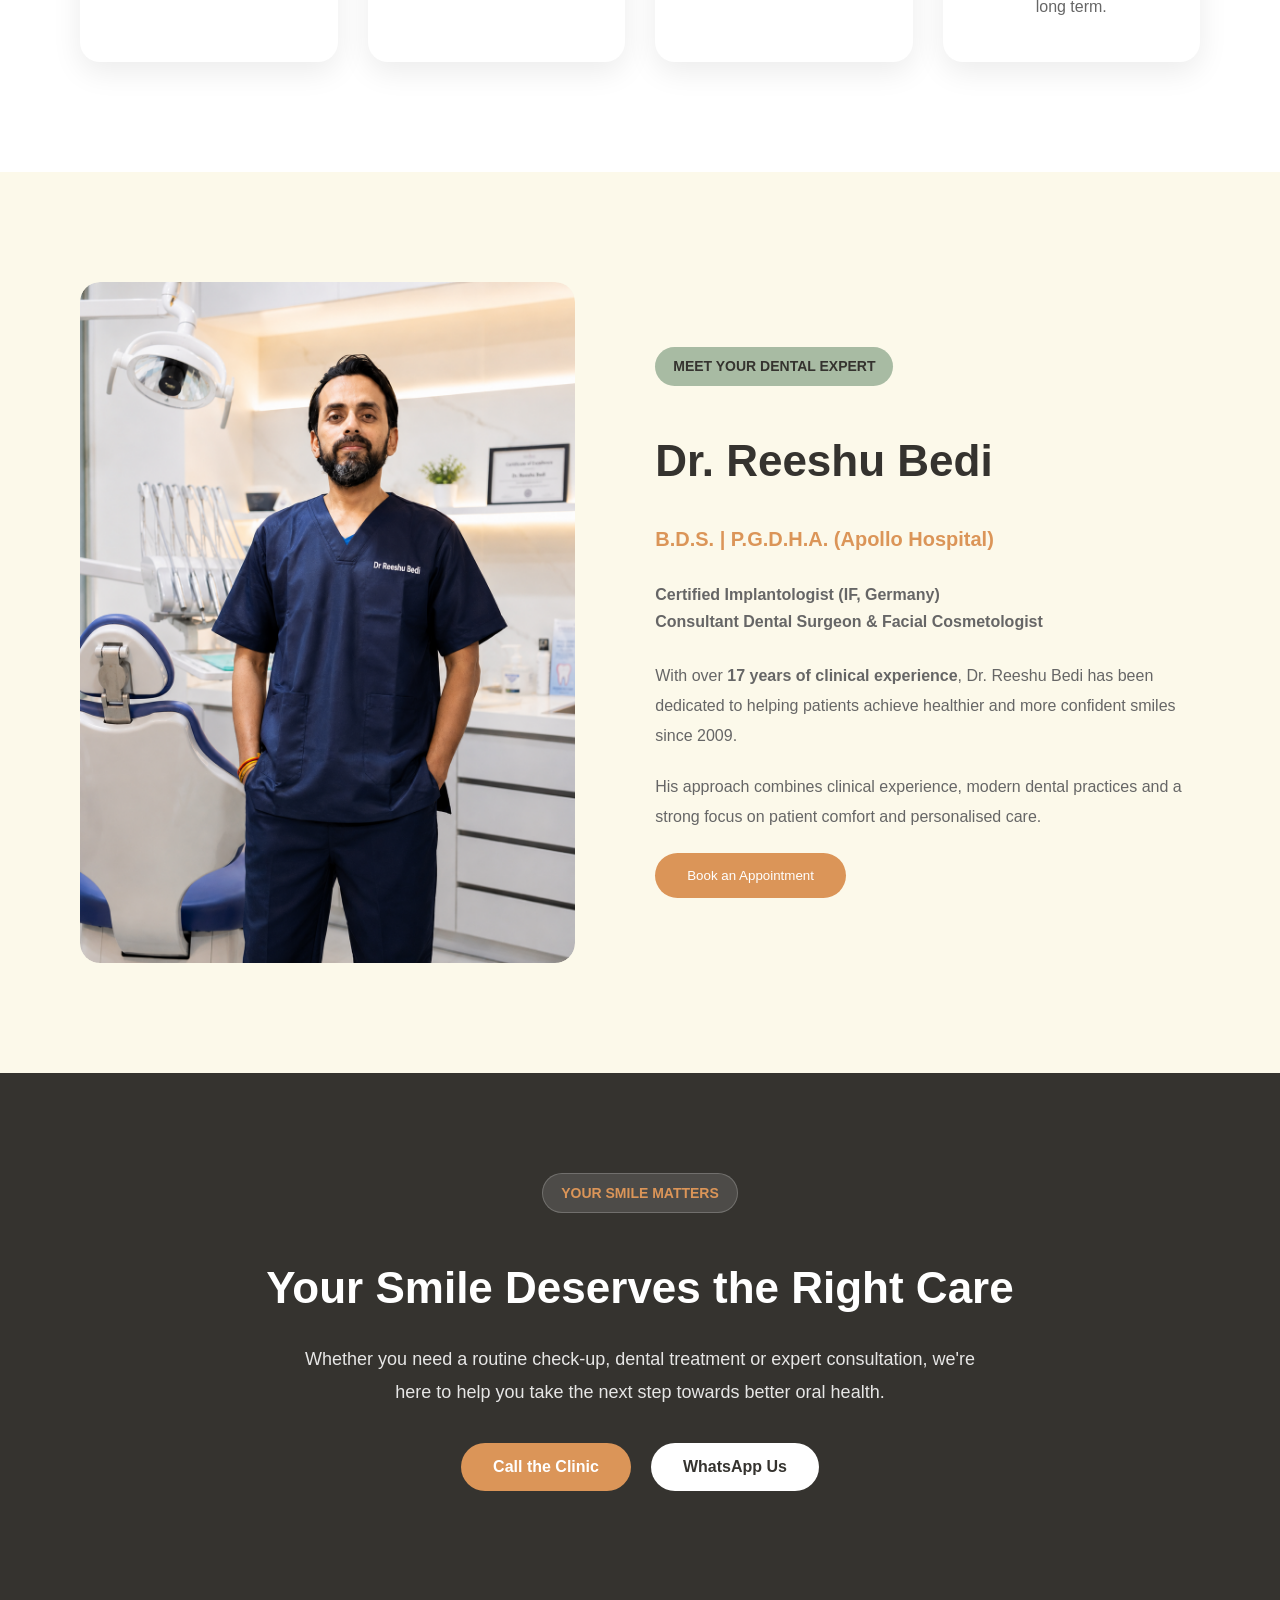
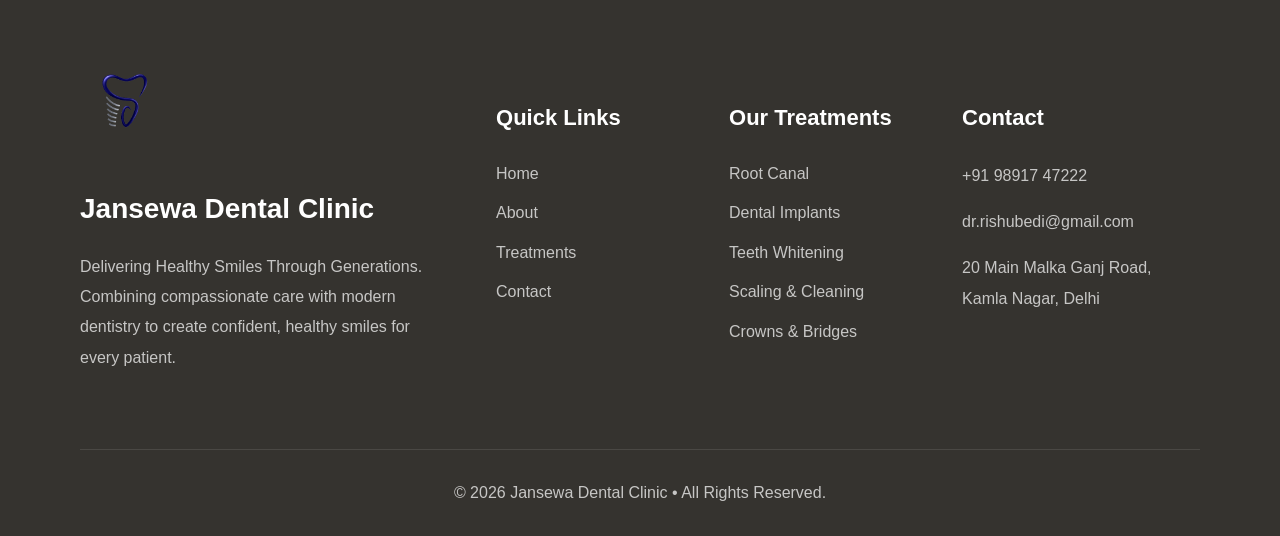
<file: about.html>
<!DOCTYPE html>
<html lang="en">

<head>

    <meta charset="UTF-8">

    <meta name="viewport" content="width=device-width, initial-scale=1.0">

    <title>About Us | Jansewa Dental Clinic</title>

    <link rel="stylesheet" href="style.css">

</head>

<body>

    <!-- ================= NAVIGATION ================= -->

    <nav id="navbar">

        <a href="index.html"
   class="site-logo"
   aria-label="Jansewa Dental Clinic home">

    <img src="images/logo.png"
         alt="Jansewa Dental Clinic">

        </a>

        <div class="menu">

            <a href="index.html">Home</a>

            <a href="about.html">About</a>

            <a href="treatments.html">Treatments</a>

            <a href="contact.html">Contact</a>

        </div>

        <button onclick="window.location.href='tel:+919891747222'">
            Call Now
        </button>

    </nav>


    <!-- ================= ABOUT HERO ================= -->

    <section class="about-page-hero">

        <div class="about-page-overlay"></div>

        <div class="about-page-content">

            <span class="section-tag">
                ABOUT JANSEWA DENTAL CLINIC
            </span>

            <h1>
                A Legacy of Dental Care Since 1995
            </h1>

            <p>
                Delivering healthy smiles through generations
                with compassionate care, experienced dentistry
                and a commitment to every patient's well-being.
            </p>

        </div>

    </section>


    <!-- ================= WHO WE ARE ================= -->

    <section class="about-story">

        <div class="about-story-image">

            <img
                src="images/Jansewa dental clinic.jpeg"
                alt="Jansewa Dental Clinic"
            >

        </div>


        <div class="about-story-content">

            <span class="section-tag">
                WHO WE ARE
            </span>

            <h2>
                A Dental Clinic Built on Trust, Experience & Care
            </h2>

            <p>
                Jansewa Dental Clinic has been serving patients
                since 1995, building its journey around a simple
                commitment — to provide dependable dental care
                with compassion and integrity.
            </p>

            <p>
                Since 2009, Dr. Reeshu Bedi has been operating
                the clinic and continuing this commitment through
                experienced, patient-focused dental care.
            </p>

            <p>
                Today, Jansewa Dental Clinic brings together
                experience, modern dental practices and a
                personalised approach to help patients maintain
                healthy teeth, gums and confident smiles.
            </p>

        </div>

    </section>


    <!-- ================= OUR JOURNEY ================= -->

    <section class="about-journey">

        <div class="section-heading">

            <span class="section-tag">
                OUR JOURNEY
            </span>

            <h2>
                More Than Three Decades of Dental Care
            </h2>

            <p>
                From its beginning in 1995 to the present day,
                Jansewa Dental Clinic continues to serve patients
                with the same commitment to quality and care.
            </p>

        </div>


        <div class="journey-container">


            <!-- 1995 -->

            <div class="journey-card">

                <div class="journey-year">
                    1995
                </div>

                <h3>
                    The Journey Begins
                </h3>

                <p>
                    Jansewa Dental Clinic begins its journey
                    of providing dental care to the community.
                </p>

            </div>


            <!-- 2009 -->

            <div class="journey-card">

                <div class="journey-year">
                    2009
                </div>

                <h3>
                    Dr. Reeshu Bedi
                </h3>

                <p>
                    Dr. Reeshu Bedi takes over the operation
                    of the clinic and continues its commitment
                    to patient-focused dental care.
                </p>

            </div>


            <!-- TODAY -->

            <div class="journey-card">

                <div class="journey-year">
                    TODAY
                </div>

                <h3>
                    Continuing the Legacy
                </h3>

                <p>
                    Combining experience, modern dentistry
                    and compassionate care for patients
                    and families across Delhi.
                </p>

            </div>

        </div>

    </section>


    <!-- ================= OUR PHILOSOPHY ================= -->

    <section class="about-philosophy">

        <div class="section-heading">

            <span class="section-tag">
                OUR PHILOSOPHY
            </span>

            <h2>
                Dentistry With a Patient-First Approach
            </h2>

            <p>
                We believe good dentistry is not only about
                treating a dental problem. It is about listening
                to patients, explaining their options clearly
                and helping them make informed decisions about
                their oral health.
            </p>

        </div>


        <div class="philosophy-container">


            <div class="philosophy-card">

                <div class="philosophy-icon">

                    <svg
                        xmlns="http://www.w3.org/2000/svg"
                        width="42"
                        height="42"
                        viewBox="0 0 24 24"
                        fill="none"
                        stroke="var(--primary)"
                        stroke-width="1.5"
                        stroke-linecap="round"
                        stroke-linejoin="round">

                        <path d="M20 21v-2a4 4 0 0 0-4-4H8a4 4 0 0 0-4 4v2"/>

                        <circle cx="12" cy="7" r="4"/>

                    </svg>

                </div>

                <h3>
                    Patient First
                </h3>

                <p>
                    Every patient deserves to feel heard,
                    respected and comfortable throughout
                    their dental treatment.
                </p>

            </div>


            <div class="philosophy-card">

                <div class="philosophy-icon">

                    <svg
                        xmlns="http://www.w3.org/2000/svg"
                        width="42"
                        height="42"
                        viewBox="0 0 24 24"
                        fill="none"
                        stroke="var(--primary)"
                        stroke-width="1.5"
                        stroke-linecap="round"
                        stroke-linejoin="round">

                        <path d="M12 2v20"/>

                        <path d="M17 5H9.5a3.5 3.5 0 0 0 0 7h5a3.5 3.5 0 0 1 0 7H6"/>

                    </svg>

                </div>

                <h3>
                    Ethical Care
                </h3>

                <p>
                    We believe in clear communication and
                    responsible treatment planning based
                    on each patient's needs.
                </p>

            </div>


            <div class="philosophy-card">

                <div class="philosophy-icon">

                    <svg
                        xmlns="http://www.w3.org/2000/svg"
                        width="42"
                        height="42"
                        viewBox="0 0 24 24"
                        fill="none"
                        stroke="var(--primary)"
                        stroke-width="1.5"
                        stroke-linecap="round"
                        stroke-linejoin="round">

                        <path d="M12 22s8-4 8-10V5l-8-3-8 3v7c0 6 8 10 8 10z"/>

                        <path d="m9 12 2 2 4-4"/>

                    </svg>

                </div>

                <h3>
                    Comfortable Care
                </h3>

                <p>
                    We focus on making the dental experience
                    as comfortable and reassuring as possible
                    for every patient.
                </p>

            </div>


            <div class="philosophy-card">

                <div class="philosophy-icon">

                    <svg
                        xmlns="http://www.w3.org/2000/svg"
                        width="42"
                        height="42"
                        viewBox="0 0 24 24"
                        fill="none"
                        stroke="var(--primary)"
                        stroke-width="1.5"
                        stroke-linecap="round"
                        stroke-linejoin="round">

                        <path d="M3 3v18h18"/>

                        <path d="m7 16 4-5 3 3 5-7"/>

                    </svg>

                </div>

                <h3>
                    Long-Term Oral Health
                </h3>

                <p>
                    Our focus extends beyond immediate treatment
                    to helping patients maintain healthier smiles
                    over the long term.
                </p>

            </div>

        </div>

    </section>


    <!-- ================= DOCTOR INTRO ================= -->

    <section class="about-doctor">

        <div class="about-doctor-image">

            <img
                src="images/Dr Reeshu Bedi.png"
                alt="Dr. Reeshu Bedi"
            >

        </div>


        <div class="about-doctor-content">

            <span class="section-tag">
                MEET YOUR DENTAL EXPERT
            </span>

            <h2>
                Dr. Reeshu Bedi
            </h2>

            <h4>
                B.D.S. | P.G.D.H.A. (Apollo Hospital)
            </h4>

            <h5>
                Certified Implantologist (IF, Germany)<br>
                Consultant Dental Surgeon & Facial Cosmetologist
            </h5>

            <p>
                With over <strong>17 years of clinical experience</strong>,
                Dr. Reeshu Bedi has been dedicated to helping patients
                achieve healthier and more confident smiles since 2009.
            </p>

            <p>
                His approach combines clinical experience,
                modern dental practices and a strong focus
                on patient comfort and personalised care.
            </p>

            <button onclick="window.location.href='contact.html'">
                Book an Appointment
            </button>

        </div>

    </section>


    <!-- ================= CTA ================= -->

    <section class="about-cta">

        <div class="about-cta-content">

            <span class="section-tag">
                YOUR SMILE MATTERS
            </span>

            <h2>
                Your Smile Deserves the Right Care
            </h2>

            <p>
                Whether you need a routine check-up, dental
                treatment or expert consultation, we're here
                to help you take the next step towards better
                oral health.
            </p>

            <div class="about-cta-buttons">

                <button
                    onclick="window.location.href='tel:+919891747222'">
                    Call the Clinic
                </button>

                <button
                    class="cta-secondary"
                    onclick="window.open('https://wa.me/919891747222','_blank')">
                    WhatsApp Us
                </button>

            </div>

        </div>

    </section>


    <!-- ================= FOOTER ================= -->

    <footer class="footer">

        <div class="footer-container">


            <div class="footer-about">

                <img
                    src="images/logo.png"
                    alt="Jansewa Dental Clinic Logo">

                <h3>
                    Jansewa Dental Clinic
                </h3>

                <p>
                    Delivering Healthy Smiles Through Generations.
                    Combining compassionate care with modern
                    dentistry to create confident, healthy smiles
                    for every patient.
                </p>

            </div>


            <div class="footer-links">

                <h4>
                    Quick Links
                </h4>

                <a href="index.html">
                    Home
                </a>

                <a href="about.html">
                    About
                </a>

                <a href="treatments.html">
                    Treatments
                </a>

                <a href="contact.html">
                    Contact
                </a>

            </div>


            <div class="footer-links">

                <h4>
                    Our Treatments
                </h4>

                <a href="treatments.html">
                    Root Canal
                </a>

                <a href="treatments.html">
                    Dental Implants
                </a>

                <a href="treatments.html">
                    Teeth Whitening
                </a>

                <a href="treatments.html">
                    Scaling & Cleaning
                </a>

                <a href="treatments.html">
                    Crowns & Bridges
                </a>

            </div>


            <div class="footer-contact">

                <h4>
                    Contact
                </h4>

                <p>
                    +91 98917 47222
                </p>

                <p>
                    dr.rishubedi@gmail.com
                </p>

                <p>
                    20 Main Malka Ganj Road,<br>
                    Kamla Nagar, Delhi
                </p>

            </div>

        </div>


        <div class="footer-bottom">

            © 2026 Jansewa Dental Clinic • All Rights Reserved.

        </div>

    </footer>


    <script src="script.js"></script>

</body>

</html>
</file>
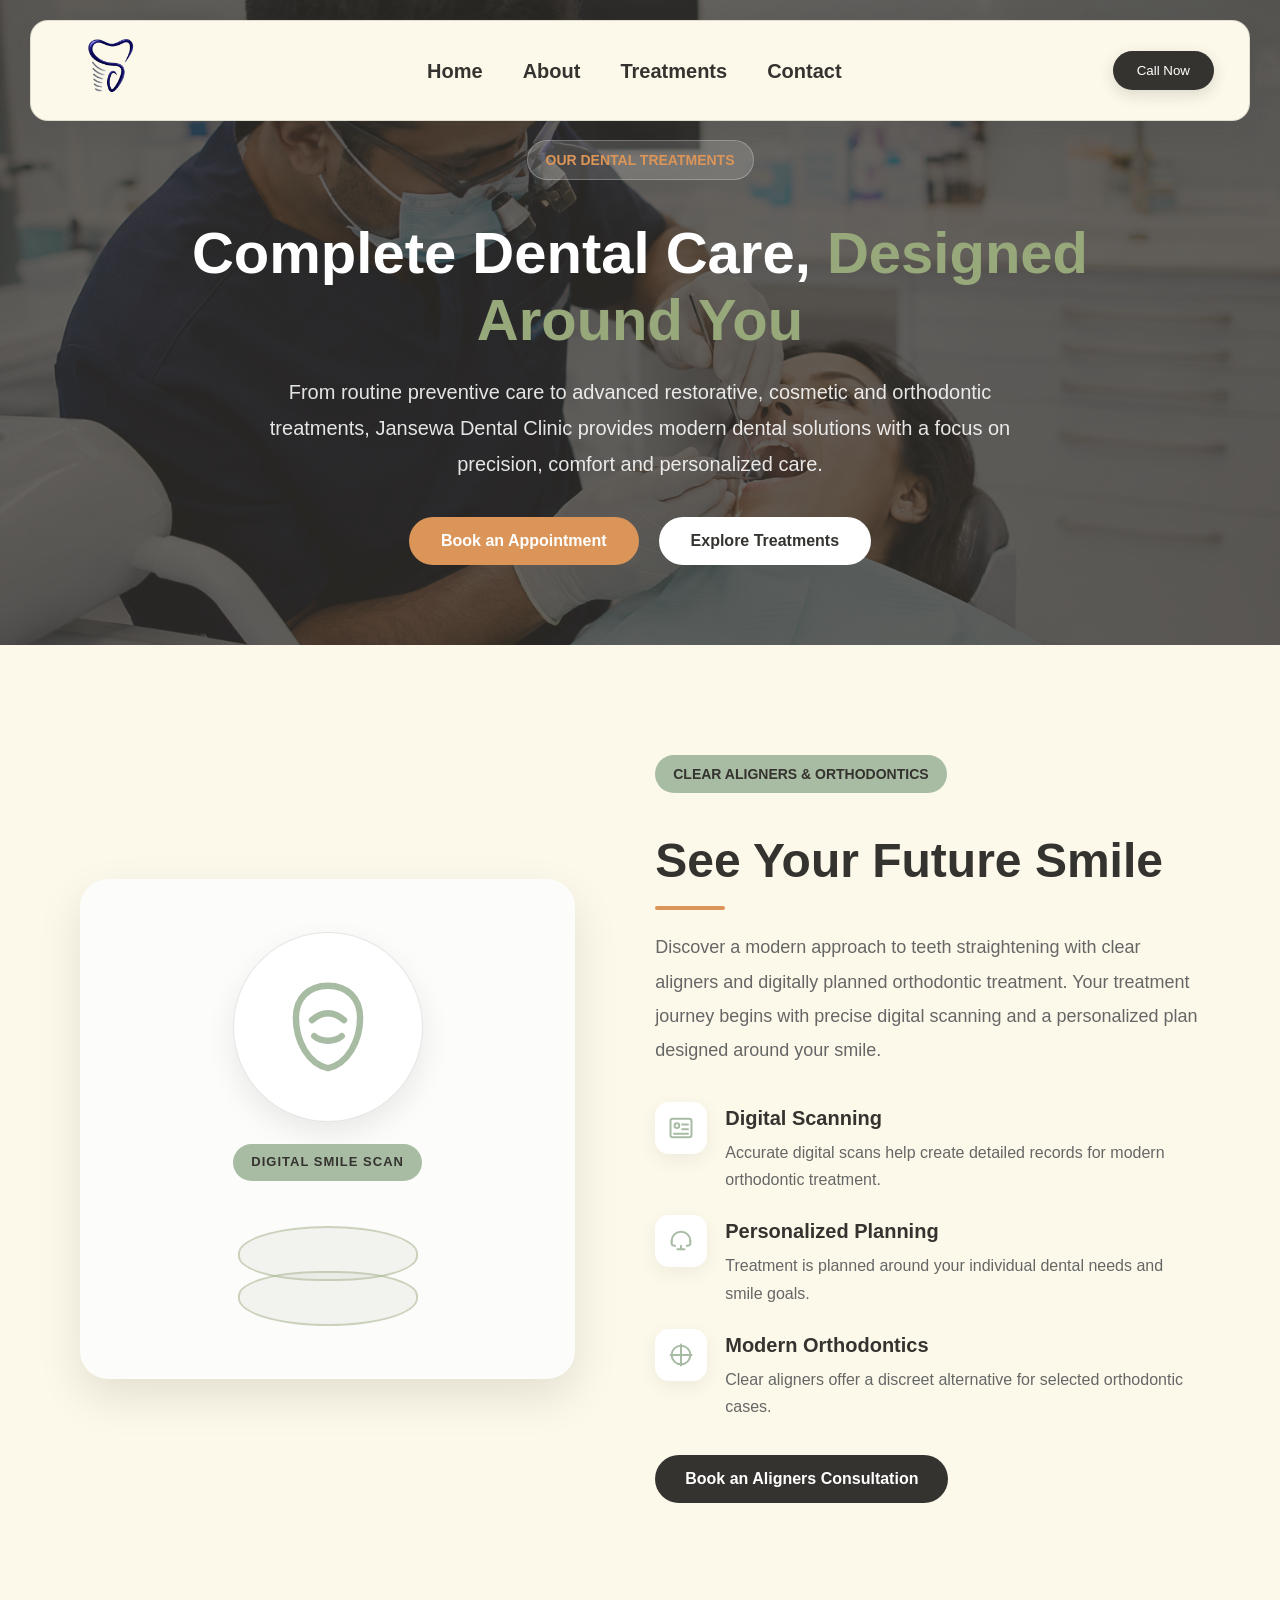
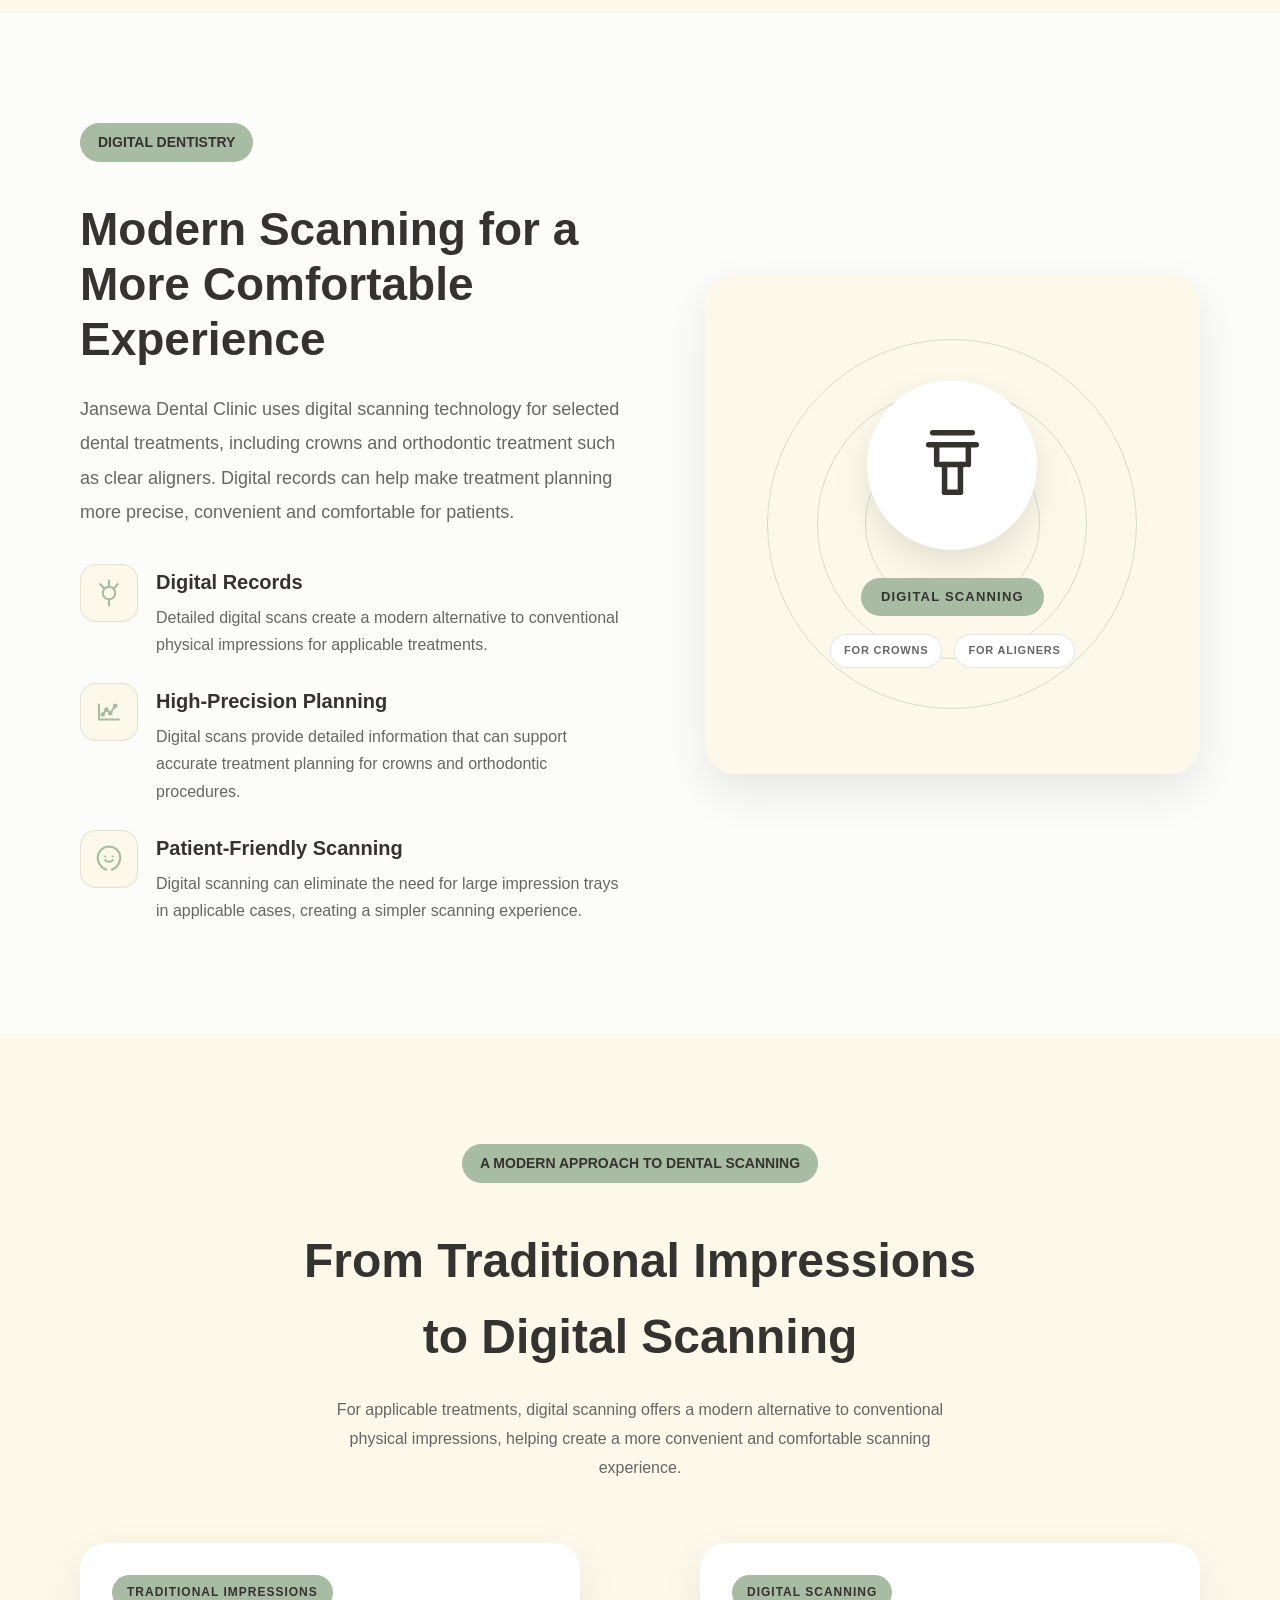
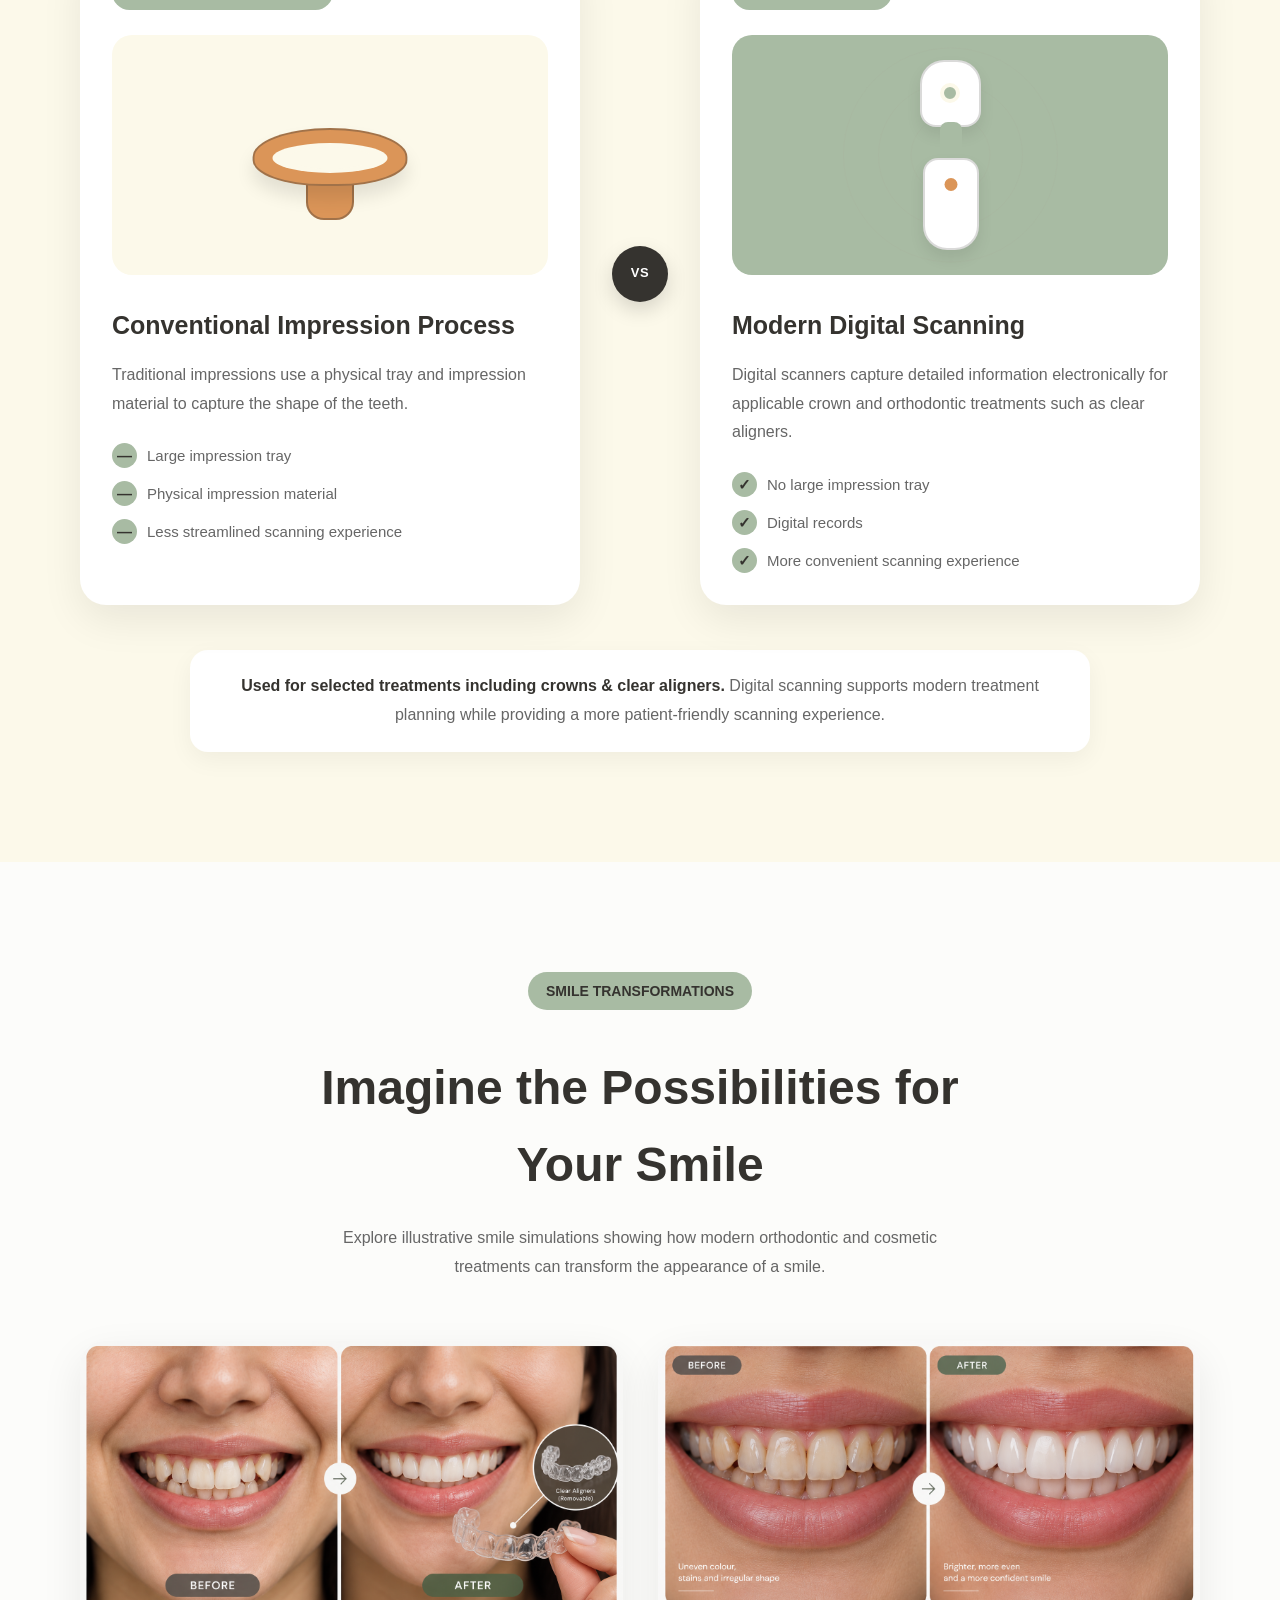
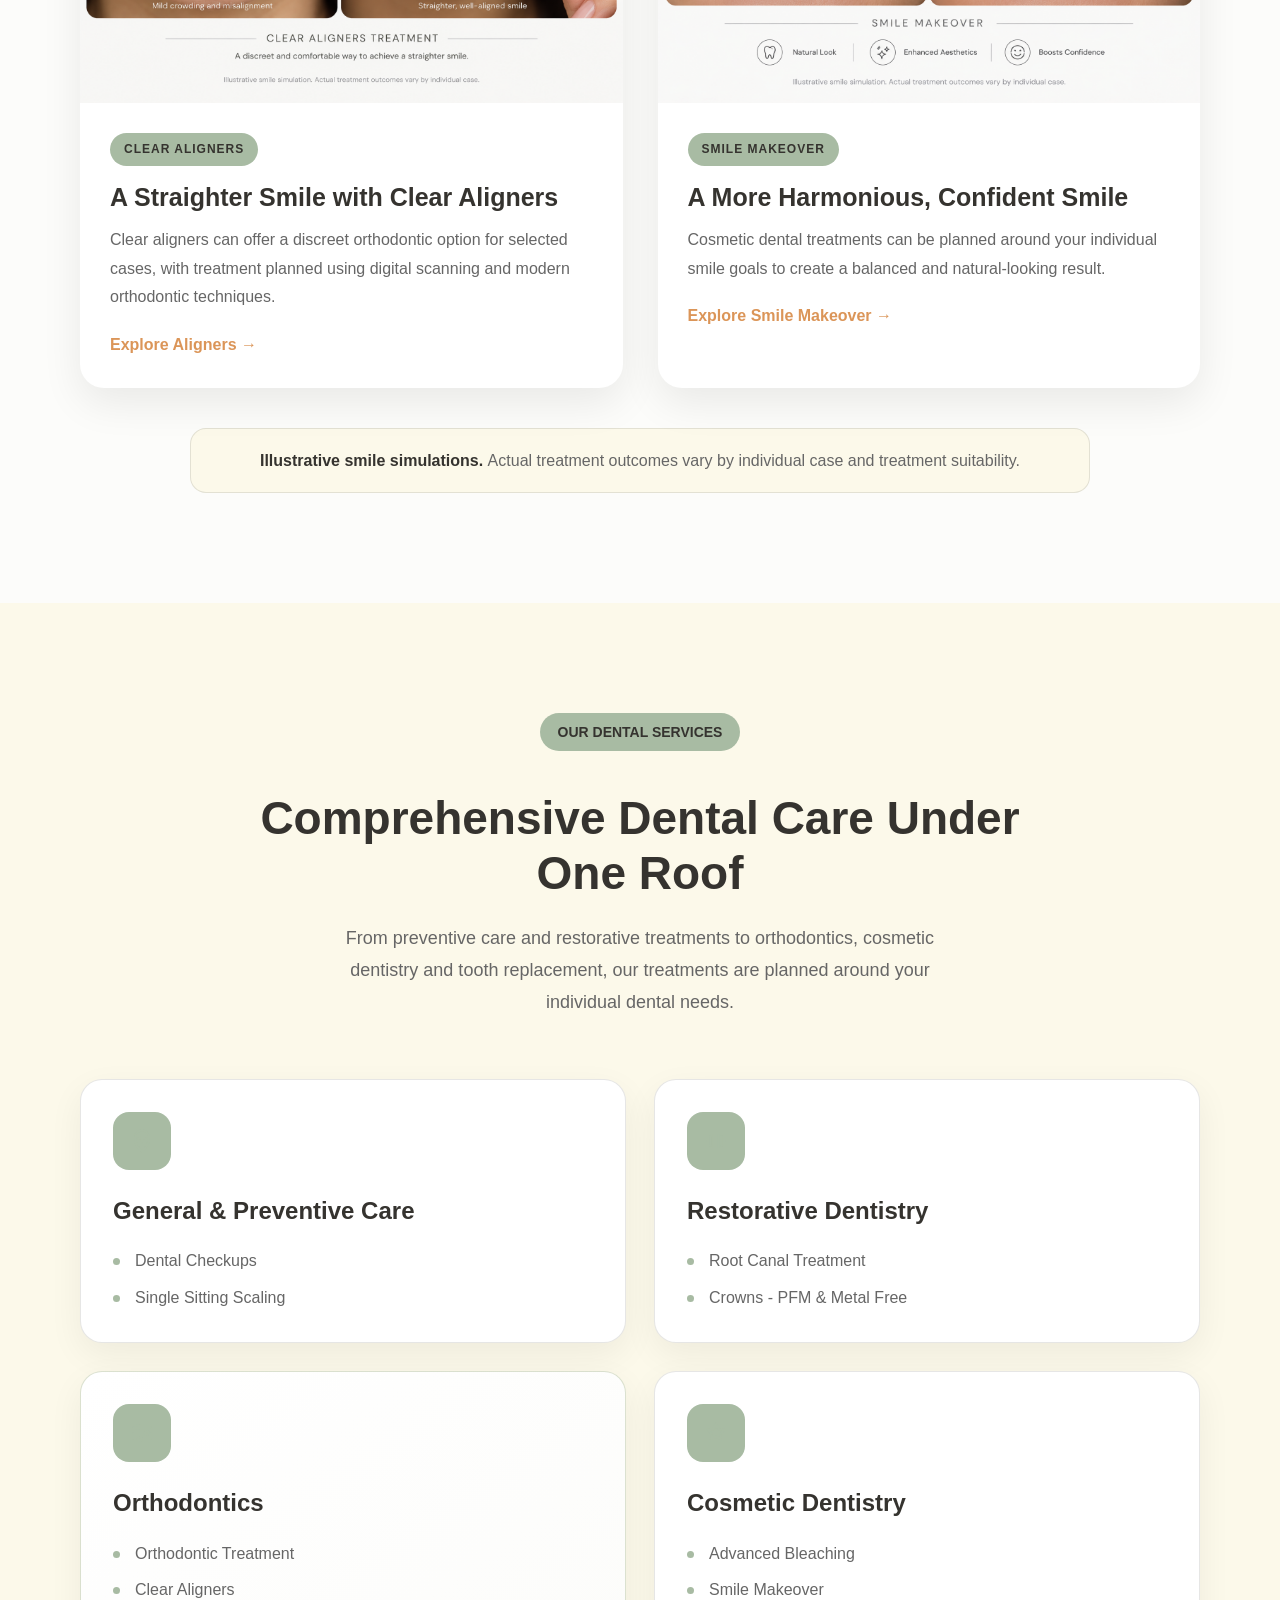
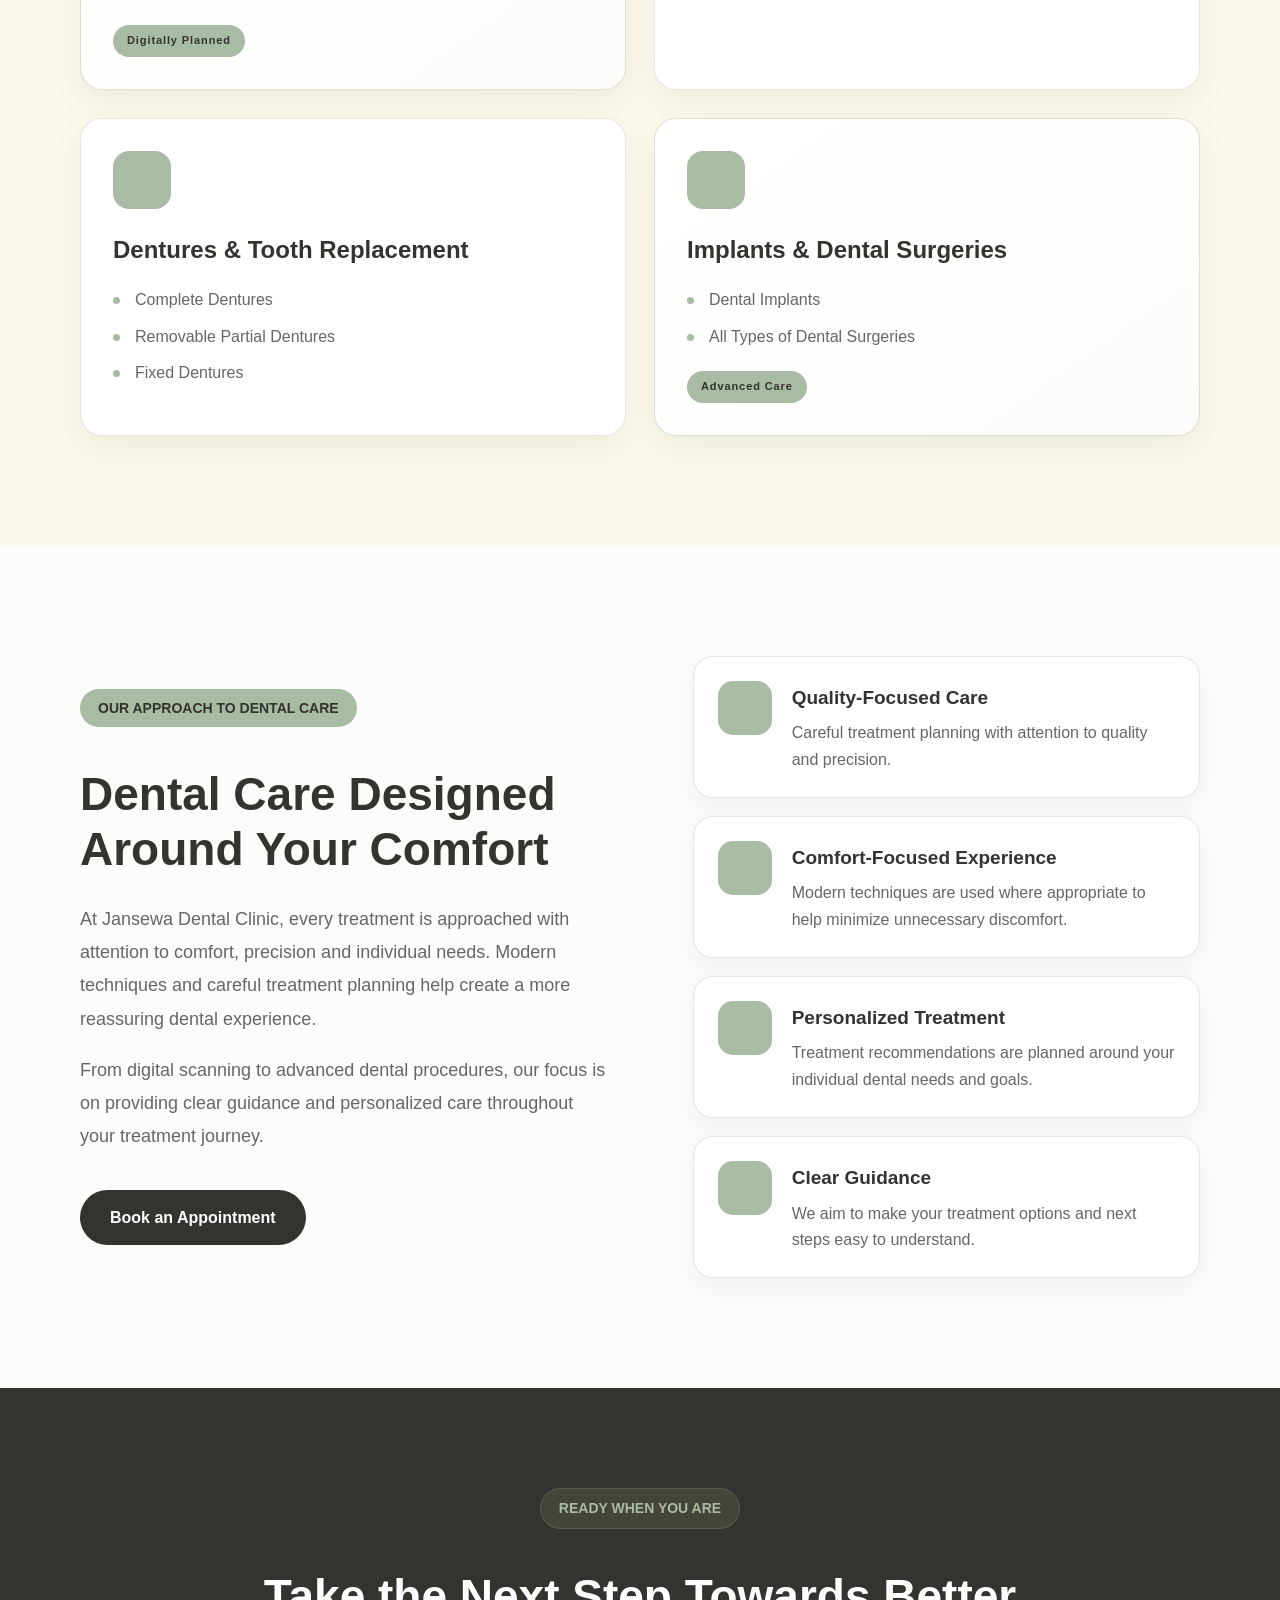
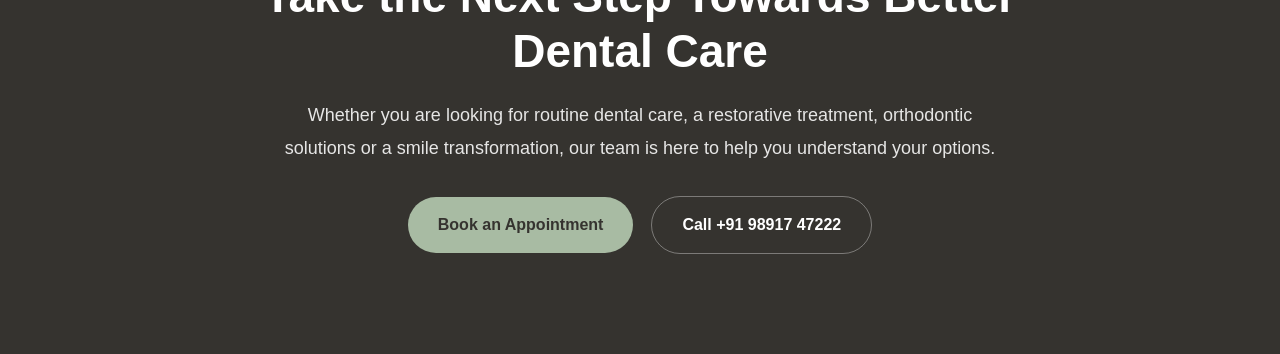
<file: treatments.html>
<!DOCTYPE html>
<html lang="en">

<head>

    <meta charset="UTF-8">
    <meta name="viewport" content="width=device-width, initial-scale=1.0">

    <title>Dental Treatments | Jansewa Dental Clinic</title>

    <link rel="stylesheet" href="style.css">

</head>

<body>

<!-- ================= NAVIGATION ================= -->

<nav id="navbar">

    <a href="index.html"
   class="site-logo"
   aria-label="Jansewa Dental Clinic home">

    <img src="images/logo.png"
         alt="Jansewa Dental Clinic">

    </a>

    <div class="menu">

        <a href="index.html">Home</a>

        <a href="about.html">About</a>

        <a href="treatments.html">Treatments</a>

        <a href="contact.html">Contact</a>

    </div>

    <button onclick="window.location.href='tel:+919891747222'">
        Call Now
    </button>

</nav>


<!-- ================= TREATMENTS HERO ================= -->

<section class="treatments-page-hero">

    <div class="treatments-page-overlay"></div>

    <div class="treatments-page-content">

        <span class="section-tag">
            OUR DENTAL TREATMENTS
        </span>

        <h1>
            Complete Dental Care,
            <span>Designed Around You</span>
        </h1>

        <p>
            From routine preventive care to advanced restorative,
            cosmetic and orthodontic treatments, Jansewa Dental Clinic
            provides modern dental solutions with a focus on precision,
            comfort and personalized care.
        </p>

        <div class="treatments-hero-buttons">

            <button onclick="window.location.href='contact.html'">
                Book an Appointment
            </button>

            <button
                class="hero-secondary"
                onclick="window.location.href='#aligners'">
                Explore Treatments
            </button>

        </div>

    </div>

</section>

<!-- ================= FEATURED ALIGNERS ================= -->

<section class="aligners-featured" id="aligners">

    <div class="aligners-image">

        <div class="aligners-visual">

            <div class="scan-frame">

                <svg xmlns="http://www.w3.org/2000/svg"
                     width="110"
                     height="110"
                     viewBox="0 0 24 24"
                     fill="none"
                     stroke="var(--sage-light)"
                     stroke-width="1.4"
                     stroke-linecap="round"
                     stroke-linejoin="round">

                    <path d="M12 3c-4.2 0-7 2.7-7 7 0 5.1 2.7 10 7 11 4.3-1 7-5.9 7-11 0-4.3-2.8-7-7-7Z"/>

                    <path d="M8.5 10.5c1.1-1 2.4-1.5 3.5-1.5s2.4.5 3.5 1.5"/>

                    <path d="M9 14c.8.7 1.8 1 3 1s2.2-.3 3-1"/>

                </svg>

            </div>

            <span class="scan-label">
                DIGITAL SMILE SCAN
            </span>

            <div class="aligner-preview">

                <div class="aligner-top"></div>

                <div class="aligner-bottom"></div>

            </div>

        </div>

    </div>


    <div class="aligners-content">

        <span class="section-tag">
            CLEAR ALIGNERS & ORTHODONTICS
        </span>

        <h2>
            See Your Future Smile
        </h2>

        <p class="aligners-intro">

            Discover a modern approach to teeth straightening with
            clear aligners and digitally planned orthodontic treatment.
            Your treatment journey begins with precise digital scanning
            and a personalized plan designed around your smile.

        </p>


        <div class="aligners-features">

            <div class="aligners-feature">

                <div class="aligners-feature-icon">

                    <svg xmlns="http://www.w3.org/2000/svg"
                         width="28"
                         height="28"
                         viewBox="0 0 24 24"
                         fill="none"
                         stroke="var(--sage-light)"
                         stroke-width="1.7"
                         stroke-linecap="round"
                         stroke-linejoin="round">

                        <rect x="3" y="4" width="18" height="16" rx="2"/>

                        <circle cx="8.5" cy="10" r="2"/>

                        <path d="M13 9h5"/>

                        <path d="M13 13h5"/>

                        <path d="M6 17h12"/>

                    </svg>

                </div>

                <div>

                    <h3>
                        Digital Scanning
                    </h3>

                    <p>
                        Accurate digital scans help create detailed
                        records for modern orthodontic treatment.
                    </p>

                </div>

            </div>


            <div class="aligners-feature">

                <div class="aligners-feature-icon">

                    <svg xmlns="http://www.w3.org/2000/svg"
                         width="28"
                         height="28"
                         viewBox="0 0 24 24"
                         fill="none"
                         stroke="var(--sage-light)"
                         stroke-width="1.7"
                         stroke-linecap="round"
                         stroke-linejoin="round">

                        <path d="M4 12a8 8 0 1 1 16 0"/>

                        <path d="M4 12v2a2 2 0 0 0 2 2h1"/>

                        <path d="M20 12v2a2 2 0 0 1-2 2h-1"/>

                        <path d="M9 19h6"/>

                        <path d="M12 16v3"/>

                    </svg>

                </div>

                <div>

                    <h3>
                        Personalized Planning
                    </h3>

                    <p>
                        Treatment is planned around your individual
                        dental needs and smile goals.
                    </p>

                </div>

            </div>


            <div class="aligners-feature">

                <div class="aligners-feature-icon">

                    <svg xmlns="http://www.w3.org/2000/svg"
                         width="28"
                         height="28"
                         viewBox="0 0 24 24"
                         fill="none"
                         stroke="var(--sage-light)"
                         stroke-width="1.7"
                         stroke-linecap="round"
                         stroke-linejoin="round">

                        <path d="M3 12h18"/>

                        <path d="M12 3v18"/>

                        <circle cx="12" cy="12" r="8"/>

                    </svg>

                </div>

                <div>

                    <h3>
                        Modern Orthodontics
                    </h3>

                    <p>
                        Clear aligners offer a discreet alternative
                        for selected orthodontic cases.
                    </p>

                </div>

            </div>

        </div>


        <button
            class="aligners-button"
            onclick="window.location.href='contact.html'">

            Book an Aligners Consultation

        </button>

    </div>

</section>

<!-- ================= DIGITAL DENTISTRY ================= -->

<section class="digital-dentistry">

    <div class="digital-dentistry-content">

        <span class="section-tag">
            DIGITAL DENTISTRY
        </span>

        <h2>
            Modern Scanning for a More Comfortable Experience
        </h2>

        <p class="digital-intro">

            Jansewa Dental Clinic uses digital scanning technology
            for selected dental treatments, including crowns and
            orthodontic treatment such as clear aligners.

            Digital records can help make treatment planning more
            precise, convenient and comfortable for patients.

        </p>


        <div class="digital-features">

            <!-- Feature 1 -->

            <div class="digital-feature">

                <div class="digital-feature-icon">

                    <svg xmlns="http://www.w3.org/2000/svg"
                         width="30"
                         height="30"
                         viewBox="0 0 24 24"
                         fill="none"
                         stroke="var(--sage-light)"
                         stroke-width="1.7"
                         stroke-linecap="round"
                         stroke-linejoin="round">

                        <path d="M12 2v4"/>

                        <path d="M5 5l3 3"/>

                        <path d="M19 5l-3 3"/>

                        <circle cx="12" cy="12" r="5"/>

                        <path d="M12 17v5"/>

                    </svg>

                </div>

                <div>

                    <h3>
                        Digital Records
                    </h3>

                    <p>
                        Detailed digital scans create a modern
                        alternative to conventional physical
                        impressions for applicable treatments.
                    </p>

                </div>

            </div>


            <!-- Feature 2 -->

            <div class="digital-feature">

                <div class="digital-feature-icon">

                    <svg xmlns="http://www.w3.org/2000/svg"
                         width="30"
                         height="30"
                         viewBox="0 0 24 24"
                         fill="none"
                         stroke="var(--sage-light)"
                         stroke-width="1.7"
                         stroke-linecap="round"
                         stroke-linejoin="round">

                        <path d="M4 18V6"/>

                        <path d="M4 18h16"/>

                        <path d="m7 14 3-4 3 3 4-6"/>

                        <circle cx="7" cy="14" r="1"/>

                        <circle cx="10" cy="10" r="1"/>

                        <circle cx="13" cy="13" r="1"/>

                        <circle cx="17" cy="7" r="1"/>

                    </svg>

                </div>

                <div>

                    <h3>
                        High-Precision Planning
                    </h3>

                    <p>
                        Digital scans provide detailed information
                        that can support accurate treatment planning
                        for crowns and orthodontic procedures.
                    </p>

                </div>

            </div>


            <!-- Feature 3 -->

            <div class="digital-feature">

                <div class="digital-feature-icon">

                    <svg xmlns="http://www.w3.org/2000/svg"
                         width="30"
                         height="30"
                         viewBox="0 0 24 24"
                         fill="none"
                         stroke="var(--sage-light)"
                         stroke-width="1.7"
                         stroke-linecap="round"
                         stroke-linejoin="round">

                        <path d="M12 2a9 9 0 0 0-9 9c0 4.4 2.8 8.2 6.7 9.5"/>

                        <path d="M12 2a9 9 0 0 1 9 9c0 4.4-2.8 8.2-6.7 9.5"/>

                        <path d="M9 13c.8.8 1.8 1.2 3 1.2s2.2-.4 3-1.2"/>

                        <path d="M9 10h.01"/>

                        <path d="M15 10h.01"/>

                    </svg>

                </div>

                <div>

                    <h3>
                        Patient-Friendly Scanning
                    </h3>

                    <p>
                        Digital scanning can eliminate the need for
                        large impression trays in applicable cases,
                        creating a simpler scanning experience.
                    </p>

                </div>

            </div>

        </div>

    </div>


    <!-- DIGITAL SCAN VISUAL -->

    <div class="digital-dentistry-visual">

        <div class="digital-visual-card">

            <div class="digital-circle large-circle"></div>

            <div class="digital-circle medium-circle"></div>

            <div class="digital-circle small-circle"></div>

            <div class="digital-scan-icon">

                <svg xmlns="http://www.w3.org/2000/svg"
                     width="95"
                     height="95"
                     viewBox="0 0 24 24"
                     fill="none"
                     stroke="#35332F"
                     stroke-width="1.4"
                     stroke-linecap="round"
                     stroke-linejoin="round">

                    <path d="M7 4h10"/>

                    <path d="M6 7h12"/>

                    <path d="M8 7v5"/>

                    <path d="M16 7v5"/>

                    <path d="M9 12h6"/>

                    <path d="M10 12v7"/>

                    <path d="M14 12v7"/>

                    <path d="M10 19h4"/>

                </svg>

            </div>

            <span class="digital-visual-label">
                DIGITAL SCANNING
            </span>

            <div class="digital-use-tags">

                <span>FOR CROWNS</span>

                <span>FOR ALIGNERS</span>

            </div>

        </div>

    </div>

</section>

<!-- ================= TRADITIONAL VS DIGITAL ================= -->

<section class="scan-comparison">

    <div class="section-heading">

        <span class="section-tag">
            A MODERN APPROACH TO DENTAL SCANNING
        </span>

        <h2>
            From Traditional Impressions to Digital Scanning
        </h2>

        <p>
            For applicable treatments, digital scanning offers a modern
            alternative to conventional physical impressions, helping
            create a more convenient and comfortable scanning experience.
        </p>

    </div>


    <div class="comparison-container">

        <!-- ================= TRADITIONAL ================= -->

        <div class="comparison-card traditional-card">

            <div class="comparison-badge traditional-badge">
                TRADITIONAL IMPRESSIONS
            </div>


            <div class="comparison-visual traditional-visual">

                <div class="impression-tray">

                    <div class="tray-handle"></div>

                    <div class="tray-base">

                        <div class="impression-material"></div>

                    </div>

                </div>

            </div>


            <h3>
                Conventional Impression Process
            </h3>

            <p>
                Traditional impressions use a physical tray and
                impression material to capture the shape of the teeth.
            </p>


            <div class="comparison-points">

                <div>
                    <span class="comparison-symbol">
                        —
                    </span>
                    Large impression tray
                </div>

                <div>
                    <span class="comparison-symbol">
                        —
                    </span>
                    Physical impression material
                </div>

                <div>
                    <span class="comparison-symbol">
                        —
                    </span>
                    Less streamlined scanning experience
                </div>

            </div>

        </div>


        <!-- ================= VS ================= -->

        <div class="comparison-vs">
            VS
        </div>


        <!-- ================= DIGITAL ================= -->

        <div class="comparison-card digital-card">

            <div class="comparison-badge digital-badge">
                DIGITAL SCANNING
            </div>


            <div class="comparison-visual digital-visual">

                <div class="scanner-device">

                    <div class="scanner-head">

                        <div class="scanner-lens"></div>

                    </div>

                    <div class="scanner-neck"></div>

                    <div class="scanner-handle">

                        <div class="scanner-button"></div>

                    </div>

                </div>


                <div class="scan-waves">

                    <span></span>
                    <span></span>
                    <span></span>

                </div>

            </div>


            <h3>
                Modern Digital Scanning
            </h3>

            <p>
                Digital scanners capture detailed information
                electronically for applicable crown and orthodontic
                treatments such as clear aligners.
            </p>


            <div class="comparison-points">

                <div>
                    <span class="comparison-symbol">
                        ✓
                    </span>
                    No large impression tray
                </div>

                <div>
                    <span class="comparison-symbol">
                        ✓
                    </span>
                    Digital records
                </div>

                <div>
                    <span class="comparison-symbol">
                        ✓
                    </span>
                    More convenient scanning experience
                </div>

            </div>

        </div>

    </div>


    <div class="comparison-note">

        <strong>
            Used for selected treatments including crowns & clear aligners.
        </strong>

        Digital scanning supports modern treatment planning while
        providing a more patient-friendly scanning experience.

    </div>

</section>

<!-- ================= SMILE TRANSFORMATIONS ================= -->

<section class="smile-transformations">

    <div class="section-heading">

        <span class="section-tag">
            SMILE TRANSFORMATIONS
        </span>

        <h2>
            Imagine the Possibilities for Your Smile
        </h2>

        <p>
            Explore illustrative smile simulations showing how
            modern orthodontic and cosmetic treatments can transform
            the appearance of a smile.
        </p>

    </div>

    <div class="smile-gallery">

        <!-- ================= ALIGNERS ================= -->

        <div class="smile-case">

            <div class="smile-image">

                <img
                    src="images/aligner-smile-simulation.png"
                    alt="Illustrative clear aligner smile transformation">

            </div>

            <div class="smile-case-content">

                <span class="smile-case-tag">
                    CLEAR ALIGNERS
                </span>

                <h3>
                    A Straighter Smile with Clear Aligners
                </h3>

                <p>
                    Clear aligners can offer a discreet orthodontic
                    option for selected cases, with treatment planned
                    using digital scanning and modern orthodontic
                    techniques.
                </p>

                <a href="contact.html">
                    Explore Aligners →
                </a>

            </div>

        </div>

        <!-- ================= SMILE MAKEOVER ================= -->

        <div class="smile-case">

            <div class="smile-image">

                <img
                    src="images/smile-makeover-simulation.png"
                    alt="Illustrative smile makeover transformation">

            </div>

            <div class="smile-case-content">

                <span class="smile-case-tag">
                    SMILE MAKEOVER
                </span>

                <h3>
                    A More Harmonious, Confident Smile
                </h3>

                <p>
                    Cosmetic dental treatments can be planned around
                    your individual smile goals to create a balanced
                    and natural-looking result.
                </p>

                <a href="contact.html">
                    Explore Smile Makeover →
                </a>

            </div>

        </div>

    </div>

    <div class="smile-disclaimer">

        <strong>
            Illustrative smile simulations.
        </strong>

        Actual treatment outcomes vary by individual case and
        treatment suitability.


    </div>

</section>

</div>

</section>

<!-- ================= ALL DENTAL TREATMENTS ================= -->

<section class="all-treatments">

    <div class="section-heading">

        <span class="section-tag">
            OUR DENTAL SERVICES
        </span>

        <h2>
            Comprehensive Dental Care Under One Roof
        </h2>

        <p>
            From preventive care and restorative treatments to
            orthodontics, cosmetic dentistry and tooth replacement,
            our treatments are planned around your individual dental needs.
        </p>

    </div>

    <div class="treatment-categories">

        <!-- GENERAL & PREVENTIVE CARE -->

        <div class="treatment-category">

            <div class="treatment-category-icon">
                <svg width="28" height="28" viewBox="0 0 24 24"
                     fill="none" stroke="var(--sage-light)"
                     stroke-width="1.8"
                     stroke-linecap="round"
                     stroke-linejoin="round">

                    <path d="M12 3C8.7 3 6 5.6 6 9c0 4.8 2.3 8.8 6 12 3.7-3.2 6-7.2 6-12 0-3.4-2.7-6-6-6Z"/>
                    <path d="M9 10h6"/>
                    <path d="M12 7v6"/>

                </svg>
            </div>

            <h3>
                General & Preventive Care
            </h3>

            <ul>

                <li>Dental Checkups</li>
                <li>Single Sitting Scaling</li>

            </ul>

        </div>


        <!-- RESTORATIVE DENTISTRY -->

        <div class="treatment-category">

            <div class="treatment-category-icon">
                <svg width="28" height="28" viewBox="0 0 24 24"
                     fill="none" stroke="var(--sage-light)"
                     stroke-width="1.8"
                     stroke-linecap="round"
                     stroke-linejoin="round">

                    <path d="M4 12h16"/>
                    <path d="M7 8v8"/>
                    <path d="M17 8v8"/>
                    <path d="M10 6v12"/>
                    <path d="M14 6v12"/>

                </svg>
            </div>

            <h3>
                Restorative Dentistry
            </h3>

            <ul>

                <li>Root Canal Treatment</li>
                <li>Crowns - PFM & Metal Free</li>
            </ul>

        </div>


        <!-- ORTHODONTICS -->

        <div class="treatment-category featured-category">

            <div class="treatment-category-icon">
                <svg width="28" height="28" viewBox="0 0 24 24"
                     fill="none" stroke="var(--sage-light)"
                     stroke-width="1.8"
                     stroke-linecap="round"
                     stroke-linejoin="round">

                    <path d="M5 7h14"/>
                    <path d="M5 12h14"/>
                    <path d="M5 17h14"/>
                    <circle cx="8" cy="7" r="1.5"/>
                    <circle cx="16" cy="12" r="1.5"/>
                    <circle cx="10" cy="17" r="1.5"/>

                </svg>
            </div>

            <h3>
                Orthodontics
            </h3>

            <ul>

                <li>Orthodontic Treatment</li>
                <li>Clear Aligners</li>

            </ul>

            <span class="category-highlight">
                Digitally Planned
            </span>

        </div>


        <!-- COSMETIC DENTISTRY -->

        <div class="treatment-category">

            <div class="treatment-category-icon">
                <svg width="28" height="28" viewBox="0 0 24 24"
                     fill="none" stroke="var(--sage-light)"
                     stroke-width="1.8"
                     stroke-linecap="round"
                     stroke-linejoin="round">

                    <path d="M12 4l2.2 4.5L19 9.2l-3.5 3.4.8 4.8L12 15.2 7.7 17.4l.8-4.8L5 9.2l4.8-.7L12 4Z"/>

                </svg>
            </div>

            <h3>
                Cosmetic Dentistry
            </h3>

            <ul>

                <li>Advanced Bleaching</li>
                <li>Smile Makeover</li>

            </ul>

        </div>


        <!-- DENTURES & TOOTH REPLACEMENT -->

        <div class="treatment-category">

            <div class="treatment-category-icon">
                <svg width="28" height="28" viewBox="0 0 24 24"
                     fill="none" stroke="var(--sage-light)"
                     stroke-width="1.8"
                     stroke-linecap="round"
                     stroke-linejoin="round">

                    <path d="M4 8h16"/>
                    <path d="M6 8v8"/>
                    <path d="M10 8v8"/>
                    <path d="M14 8v8"/>
                    <path d="M18 8v8"/>
                    <path d="M4 16h16"/>

                </svg>
            </div>

            <h3>
                Dentures & Tooth Replacement
            </h3>

            <ul>

                <li>Complete Dentures</li>
                <li>Removable Partial Dentures</li>
                <li>Fixed Dentures</li>

            </ul>

        </div>


        <!-- IMPLANTS & SURGERIES -->

        <div class="treatment-category featured-category">

            <div class="treatment-category-icon">
                <svg width="28" height="28" viewBox="0 0 24 24"
                     fill="none" stroke="var(--sage-light)"
                     stroke-width="1.8"
                     stroke-linecap="round"
                     stroke-linejoin="round">

                    <path d="M8 4h8"/>
                    <path d="M9 4v5l2 2v7"/>
                    <path d="M15 4v5l-2 2v7"/>
                    <path d="M8 19h8"/>

                </svg>
            </div>

            <h3>
                Implants & Dental Surgeries
            </h3>

            <ul>

                <li>Dental Implants</li>
                <li>All Types of Dental Surgeries</li>

            </ul>

            <span class="category-highlight">
                Advanced Care
            </span>

        </div>

    </div>

</section>

<!-- ================= QUALITY & PATIENT CARE ================= -->

<section class="quality-care">

    <div class="quality-care-content">

        <span class="section-tag">
            OUR APPROACH TO DENTAL CARE
        </span>

        <h2>
            Dental Care Designed Around Your Comfort
        </h2>

        <p>
            At Jansewa Dental Clinic, every treatment is approached
            with attention to comfort, precision and individual needs.
            Modern techniques and careful treatment planning help create
            a more reassuring dental experience.
        </p>

        <p>
            From digital scanning to advanced dental procedures, our
            focus is on providing clear guidance and personalized care
            throughout your treatment journey.
        </p>

        <a href="contact.html" class="quality-care-button">
            Book an Appointment
        </a>

    </div>


    <div class="quality-care-benefits">

        <div class="quality-benefit">

            <div class="quality-benefit-icon">

                <svg width="26" height="26" viewBox="0 0 24 24"
                     fill="none"
                     stroke="var(--sage-light)"
                     stroke-width="1.8"
                     stroke-linecap="round"
                     stroke-linejoin="round">

                    <path d="M12 3l7 4v5c0 4.5-3 7.5-7 9-4-1.5-7-4.5-7-9V7l7-4Z"/>
                    <path d="M9 12l2 2 4-4"/>

                </svg>

            </div>

            <div>

                <h3>
                    Quality-Focused Care
                </h3>

                <p>
                    Careful treatment planning with attention to
                    quality and precision.
                </p>

            </div>

        </div>


        <div class="quality-benefit">

            <div class="quality-benefit-icon">

                <svg width="26" height="26" viewBox="0 0 24 24"
                     fill="none"
                     stroke="var(--sage-light)"
                     stroke-width="1.8"
                     stroke-linecap="round"
                     stroke-linejoin="round">

                    <path d="M12 3a9 9 0 1 0 9 9"/>
                    <path d="M12 7v5l3 2"/>
                    <path d="M16 3h5v5"/>

                </svg>

            </div>

            <div>

                <h3>
                    Comfort-Focused Experience
                </h3>

                <p>
                    Modern techniques are used where appropriate
                    to help minimize unnecessary discomfort.
                </p>

            </div>

        </div>


        <div class="quality-benefit">

            <div class="quality-benefit-icon">

                <svg width="26" height="26" viewBox="0 0 24 24"
                     fill="none"
                     stroke="var(--sage-light)"
                     stroke-width="1.8"
                     stroke-linecap="round"
                     stroke-linejoin="round">

                    <path d="M12 3v18"/>
                    <path d="M5 7h14"/>
                    <path d="M7 7l-3 5h6L7 7Z"/>
                    <path d="M17 7l-3 5h6l-3-5Z"/>

                </svg>

            </div>

            <div>

                <h3>
                    Personalized Treatment
                </h3>

                <p>
                    Treatment recommendations are planned around
                    your individual dental needs and goals.
                </p>

            </div>

        </div>


        <div class="quality-benefit">

            <div class="quality-benefit-icon">

                <svg width="26" height="26" viewBox="0 0 24 24"
                     fill="none"
                     stroke="var(--sage-light)"
                     stroke-width="1.8"
                     stroke-linecap="round"
                     stroke-linejoin="round">

                    <path d="M4 6h16"/>
                    <path d="M4 12h16"/>
                    <path d="M4 18h16"/>
                    <circle cx="8" cy="6" r="1"/>
                    <circle cx="15" cy="12" r="1"/>
                    <circle cx="10" cy="18" r="1"/>

                </svg>

            </div>

            <div>

                <h3>
                    Clear Guidance
                </h3>

                <p>
                    We aim to make your treatment options and
                    next steps easy to understand.
                </p>

            </div>

        </div>

    </div>

    </section>

    <!-- ================= FINAL APPOINTMENT CTA ================= -->

<section class="treatments-cta">

    <div class="treatments-cta-content">

        <span class="section-tag">
            READY WHEN YOU ARE
        </span>

        <h2>
            Take the Next Step Towards Better Dental Care
        </h2>

        <p>
            Whether you are looking for routine dental care, a
            restorative treatment, orthodontic solutions or a
            smile transformation, our team is here to help you
            understand your options.
        </p>

        <div class="treatments-cta-buttons">

            <a href="contact.html" class="cta-primary">
                Book an Appointment
            </a>

            <a href="tel:+919891747222" class="cta-secondary">
                Call +91 98917 47222
            </a>

        </div>

    </div>


</section>


<script src="script.js"></script>

</body>

</html>
</file>
<file: style.css>
/* ================= JANSEWA COLOR SYSTEM ================= */

:root{
    --primary:#35332F;
    --clay:#DB9558;
    --sage:#97A87A;
    --sage-light:#A8BBA3;
    --ivory:#FCF9EA;
    --offwhite:#FCFCFA;
    --white:#FFFFFF;
    --text:#666666;
}

/* ================= GENERAL ================= */

body{
    margin:0;
    background:var(--offwhite);
    font-family: "Inter", sans-serif;
    line-height:1.6;
    scroll-behavior: smooth;
}

/* ================= NAVIGATION ================= */

nav{
    position:fixed;
    top:20px;
    left:30px;
    right:30px;
    z-index:1000;

    display:flex;
    justify-content:space-between;
    align-items:center;

    padding:15px 35px;

    background:var(--ivory);
    border:1px solid rgba(53,51,47,.14);
    border-radius:18px;

    box-shadow:0 8px 25px rgba(53,51,47,.10);

    transition:.35s;
}


nav.scrolled{

    background:var(--offwhite);

    box-shadow:0 10px 30px rgba(53,51,47,.14);

}

nav img{

    width:90px;

}

.menu{

    display:flex;

    gap:40px;

}
nav a{

    text-decoration:none;

    color:var(--primary);

    font-weight:600;

    font-size:20px;

    transition:.3s;

}

nav a:hover{
    color:var(--clay);
    transform:translateY(-1px);
}


nav button{

    background:var(--primary);

    color:white;

    border:none;

    padding:12px 24px;

    border-radius:30px;

    cursor:pointer;

    box-shadow:0 5px 15px rgba(53,51,47,.16);

    transition:.3s;

}

nav button:hover{

    background:var(--clay);

    color:var(--primary);

    transform:translateY(-2px);

}
/* ================= HERO ================= */

header{

    position:relative;

    display:flex;

    justify-content:space-between;

    align-items:center;

    min-height:100vh;

    padding:140px 80px 80px;

    overflow:hidden;

    background-size:cover;

    background-position:center;

}
.hero-slider{

    position:absolute;

    inset:0;

    overflow:hidden;

    z-index:0;
    
    pointer-events:none;

}

.hero-slider img,

.hero-slider video{

    position:absolute;

    width:100%;

    height:100%;

    object-fit:cover;

    opacity:0;

    transition:opacity 2s ease;

}

.hero-slider .active-slide{

    opacity:1;

}
.overlay{

    position:absolute;

    inset:0;

    background:rgba(0, 0, 0, 0.45);
    
    z-index:1;

}

.hero-content{

    position:relative;

    z-index:2;

    color:white;

    width:55%;
}

.hero-badge {

    display:inline-block;

    background:rgba(255,255,255,.18);

    color:white;

    padding:8px 18px;

    border-radius:30px;

    border:1px solid rgba(255,255,255,.25);

    margin-bottom:25px;

    font-size:14px;

    backdrop-filter:blur(8px);
}

.hero-content h1{

    font-size:64px;

    font-weight:700;

    line-height:1.1;

    margin-bottom:15px;

}

.hero-content h2{

    color:var(--sage);

    margin-bottom:20px;
}
.hero-content p{

    font-size:20px;

    line-height:1.8;

    max-width:650px;

    margin-bottom:30px;
}

.hero-content ul{

    margin-bottom:30px;

    line-height:2;
}

.hero-content button{

    background:var(--clay);

    color:white;

    border:none;

    padding:15px 30px;

    border-radius:30px;

    cursor:pointer;

    transition:.35s;
}

.hero-content button:hover{

    background:var(--sage-light);

    transform:translateY(-3px);

}

.hero-form{

    position:relative;

    z-index:2;

    background:white;

    padding:35px;

    width:340px;

    border-radius:20px;

    box-shadow:0 10px 30px rgba(0,0,0,.2);
}

.hero-form h3{

    color:var(--primary);

    margin-bottom:20px;

}

.hero-form input{

    width:100%;

    padding:13px;

    margin-bottom:15px;

    border:1px solid rgba(53,51,47,.18);

    border-radius:8px;

    box-sizing:border-box;
}

.hero-form input:focus{

    outline:none;

    border-color:var(--clay);

    box-shadow:0 0 0 3px rgba(219,149,88,.15);

}

.hero-form button{

    width:100%;

    background:var(--clay);

    color:white;

    border:none;

    padding:14px;

    border-radius:8px;

    cursor:pointer;
}

/* ================= TREATMENTS ================= */

.treatments{

    padding:110px 80px;

    background:white;

}

.treatments h2{

    text-align:center;

    color:var(--primary);

    margin-bottom:40px;
}

.card-container{

    display:grid;

    grid-template-columns:repeat(4,1fr);

    gap:30px;

    margin-top:50px;

}


.treatment-card{

    background:white;

    padding:40px 30px;

    border-radius:20px;

    text-align:center;

    box-shadow:0 12px 35px rgba(0,0,0,.08);

    transition:.35s;

}

.treatment-card:hover{

    transform:translateY(-12px);

    box-shadow:0 18px 45px rgba(0,0,0,.15);

}

.treatment-icon{

    width:90px;
    height:90px;

    margin:0 auto 25px;

    display:flex;
    justify-content:center;
    align-items:center;

    background:var(--sage-light);

    border-radius:50%;

    font-size:42px;

    color:var(--primary);

    transition:.35s;

}

.treatment-card:hover .treatment-icon{

    transform:scale(1.15);

}


.treatment-card h3{

    color:var(--primary);

    margin-bottom:15px;

    font-size:24px;

}

.treatment-card p{

    color:var(--text);

    line-height:1.8;

    margin-bottom:25px;

}

.treatment-card a{

    text-decoration:none;

    color:var(--clay);

    font-weight:bold;

    transition:.3s;

}

.treatment-card:hover a{

    color:var(--clay);

}

/* ================= DOCTOR ================= */

.doctor{

    display:grid;

    grid-template-columns:1fr 1fr;

    gap:80px;

    align-items:center;

    padding:110px 80px;

    background:var(--ivory);

}
.doctor-image{

    overflow:hidden;

    border-radius:20px;

}

.doctor-image img{

    width:100%;

    display:block;

    border-radius:20px;

    box-shadow:0 20px 45px rgba(0,0,0,.12);

}

.doctor-content h2{

    font-size:46px;

    color:var(--primary);

    margin:15px 0 5px;

}

.doctor-content button{

    background:var(--clay);

    color:white;

    border:none;

    padding:16px 34px;

    border-radius:30px;

    cursor:pointer;

    transition:.35s;

}

.doctor-content button:hover{

    background:var(--clay);

}

/* ================= PREMIUM DOCTOR ================= */

.doctor-content h4{

    color:var(--clay);

    font-size:22px;

    margin:10px 0;

}

.doctor-content h5{

    color:var(--primary);

    font-size:18px;

    font-weight:600;

    line-height:1.8;

    margin-bottom:30px;

}

.doctor-content blockquote{

    margin:30px 0;

    padding-left:25px;

    border-left:5px solid var(--clay);

    color:var(--primary);

    font-size:24px;

    font-style:italic;

    line-height:1.7;

}

.doctor-content p{

    color:var(--text);

    line-height:2;

    margin-bottom:35px;

}

.doctor-stats{

    display:grid;

    grid-template-columns:repeat(4,1fr);

    gap:20px;

    margin:40px 0;

}

.stat-box{

    background:white;

    text-align:center;

    padding:25px;

    border-radius:18px;

    box-shadow:0 12px 30px rgba(0,0,0,.08);

    transition:.35s;

}

.stat-box:hover{

    transform:translateY(-10px);

}

.stat-box h3{

    color:var(--clay);

    font-size:30px;

    margin-bottom:10px;

}

.stat-box span{

    color:var(--text);

    font-size:14px;

}

.doctor-quote{

    background:var(--ivory);

    padding:30px;

    border-radius:18px;

    margin:40px 0;

    line-height:1.8;

    color:var(--primary);

    font-style:italic;

}

.doctor-quote strong{

    display:block;

    margin-top:15px;

    color:var(--clay);
}

.doctor-points{

    display:grid;

    grid-template-columns:repeat(2,1fr);

    gap:18px;

    margin:40px 0;

    font-weight:600;

    color:var(--primary);

}

/* ================= ABOUT ================= */

.about{

    display:grid;

    grid-template-columns:1fr 1fr;

    gap:80px;

    align-items:center;

    padding:110px 80px;

    background:white;

}

.about-image{

    overflow:hidden;

    border-radius:20px;

}

.about-image img{

    width:100%;

    display:block;

    border-radius:20px;

    box-shadow:0 20px 45px rgba(0,0,0,.12);

    transition:.5s;

}
.section-tag{

    display:inline-block;

    padding:8px 18px;

    background:var(--sage-light);

    color:var(--primary);

    border-radius:30px;

    font-size:14px;

    font-weight:bold;

    margin-bottom:20px;

}

.about-image:hover img{

    transform:scale(1.04);

}

.about-content h2{

    font-size:44px;

    color:var(--primary);

    margin-bottom:25px;

}

.about-content p{

    color:var(--text);

    line-height:1.9;

    margin-bottom:35px;

}

.about-features{

    display:grid;

    grid-template-columns:1fr 1fr;

    gap:18px;

    margin-bottom:40px;

    font-weight:600;

    color:var(--primary);
}
.about-content button{

    background:var(--clay);

    color:white;

    border:none;

    padding:15px 32px;

    border-radius:30px;

    cursor:pointer;

    transition:.3s;

}

.about-content button:hover{

    background:var(--clay);

}

/* ================= WHY CHOOSE US ================= */

.why-choose{

    padding:110px 80px;

    background:var(--ivory);

}

.section-heading{

    text-align:center;

    max-width:700px;

    margin:0 auto 60px;

}

.section-heading h2{

    font-size:42px;

    color:var(--primary);

    margin:20px 0;

}

.section-heading p{

    color:var(--text);

    line-height:1.8;

}

.choose-container{

    display:grid;

    grid-template-columns:repeat(4,1fr);

    gap:30px;

}

.choose-card{

    background:white;

    border-radius:20px;

    padding:40px 30px;

    text-align:center;

    box-shadow:0 10px 30px rgba(0,0,0,.08);

    transition:.35s;

}

.choose-card:hover{

    transform:translateY(-10px);

}
.choose-icon{

    width:90px;

    height:90px;

    margin:0 auto 25px;

    display:flex;

    justify-content:center;

    align-items:center;

    background:var(--sage-light);

    border-radius:50%;

    transition:.35s;

}

.choose-card:hover .choose-icon{

    transform:scale(1.08);

}

.choose-card h3{

    color:var(--primary);

    margin-bottom:15px;

}

.choose-card p{

    color:var(--text);

    line-height:1.7;

}

/* ================= TESTIMONIALS ================= */

.section-heading h2{

    font-size:48px;

    margin-bottom:20px;

    
}

.section-heading p{

    max-width:650px;

    margin:20px auto 0;

}

.google-rating{

    display:inline-flex;

    align-items:center;

    gap:12px;

    padding:12px 22px;

    background:rgba(219,149,88,.12);

    border-radius:50px;

    border:1px solid rgba(219,149,88,.35);

    margin:25px auto;

}

.google-rating span{

    color:var(--primary);

    font-size:18px;

    font-weight:700;

    letter-spacing:.5px;

}

.testimonials{

    padding:110px 80px;

    background:white;

}

.testimonial-container{

    display:grid;

    grid-template-columns:repeat(3,1fr);

    gap:30px;

    margin-top:60px;

}

.testimonial-card{

    background:var(--white);

    padding:35px;

    border-radius:20px;

    box-shadow:0 12px 35px rgba(0,0,0,.08);

    transition:.35s;

    position:relative;

    overflow:hidden;

    min-height:320px;

}

.testimonial-card:hover{

    transform:translateY(-12px);

    box-shadow:0 20px 50px rgba(0,0,0,.18);

}

.testimonial-card::before{

    content:"";

    position:absolute;

    left:0;

    top:0;

    width:6px;

    height:100%;

    background:var(--clay);

}

.stars{

    font-size:24px;

    color:var(--clay);

    margin-bottom:20px;

    letter-spacing:3px;

}

.testimonial-card p{

    color:var(--text);

    line-height:1.9;

    margin-bottom:30px;

    min-height:145px;

}

.testimonial-card span{

    display:inline-block;

    color:var(--clay);

    font-weight:bold;

    font-size:15px;

}

/* ================= CONTACT ================= */

.contact{

    padding:110px 80px;

    background:var(--ivory);

}

.contact-wrapper{

    display:grid;

    grid-template-columns:1fr 1.2fr;

    gap:50px;

    margin-top:60px;

    align-items:start;

}

.contact-info{

    display:grid;

    gap:25px;

}

.contact-box{

    background:white;

    padding:30px;

    border-radius:18px;

    box-shadow:0 10px 30px rgba(0,0,0,.08);

    transition:.35s;

}

.contact-box:hover{

    transform:translateY(-8px);

}

.contact-box h3{

    color:var(--primary);

    margin-bottom:12px;

    font-size:22px;

}

.contact-box p{

    color:var(--text);

    line-height:1.8;

    margin:0;

}

.contact-map{

    border-radius:20px;

    overflow:hidden;

    box-shadow:0 15px 40px rgba(0,0,0,.12);

}

.contact-map iframe{

    width:100%;

    height:100%;

    min-height:600px;

    border:none;

}

.contact-box a{

    color:var(--clay);

    text-decoration:none;

    font-weight:600;

    transition:.3s;

}

.contact-box a:hover{

    color:var(--clay);

}

/* ================= FOOTER ================= */

.footer{

    background:var(--primary);

    color:white;

    padding:80px 80px 30px;

}

.footer-container{

    display:grid;

    grid-template-columns:2fr 1fr 1fr 1.3fr;

    gap:50px;

}

.footer-about img{

    width:90px;

    margin-bottom:20px;

}

.footer-about h3{

    font-size:28px;

    margin-bottom:20px;

}

.footer-about p{

    color:rgba(255,255,255,.72);

    line-height:1.9;

}

.footer-links h4,
.footer-contact h4{

    margin-bottom:25px;

    font-size:22px;

}

.footer-links{

    display:flex;

    flex-direction:column;

}

.footer-links a{

    color:rgba(255,255,255,.72);

    text-decoration:none;

    margin-bottom:14px;

    transition:.3s;

}

.footer-links a:hover{

    color:var(--clay);

}

.footer-contact p{

    color:rgba(255,255,255,.72);

    line-height:1.9;

}

.footer-bottom{

    border-top:1px solid rgba(255,255,255,.1);

    margin-top:60px;

    padding-top:30px;

    text-align:center;

    color:rgba(255,255,255,.72);

}


/* ================================================= */
/* ================= ABOUT PAGE ==================== */
/* ================================================= */


/* ================= ABOUT PAGE HERO ================= */

.about-page-hero{

    position:relative;

    min-height:65vh;

    display:flex;

    align-items:center;

    justify-content:center;

    text-align:center;

    padding:140px 80px 80px;

    background-image:url("images/Jansewa dental clinic.jpeg");

    background-size:cover;

    background-position:center;

    overflow:hidden;

}


.about-page-overlay{

    position:absolute;

    inset:0;

    background:rgba(53,51,47,.68)

}


.about-page-content{

    position:relative;

    z-index:2;

    max-width:850px;

    color:white;

}


.about-page-content .section-tag{

    background:rgba(255,255,255,.15);

    color:var(--clay);

    border:1px solid rgba(255,255,255,.25);

}


.about-page-content h1{

    font-size:58px;

    line-height:1.15;

    margin:20px 0;

}


.about-page-content p{

    max-width:750px;

    margin:0 auto;

    font-size:20px;

    line-height:1.8;

    color:rgba(255,255,255,.88);

}


/* ================= WHO WE ARE ================= */

.about-story{

    display:grid;

    grid-template-columns:1fr 1fr;

    gap:80px;

    align-items:center;

    padding:110px 80px;

    background:white;

}


.about-story-image{

    overflow:hidden;

    border-radius:20px;

}


.about-story-image img{

    width:100%;

    display:block;

    border-radius:20px;

    box-shadow:0 20px 45px rgba(0,0,0,.12);

}


.about-story-content{

    max-width:650px;

}


.about-story-content h2{

    font-size:44px;

    line-height:1.2;

    color:var(--primary);

    margin:20px 0 25px;

}


.about-story-content p{

    color:var(--text);

    line-height:1.9;

    margin-bottom:20px;

}

/* ================= OUR JOURNEY ================= */

.about-journey{

    padding:110px 80px;

    background:var(--ivory);

}


.journey-container{

    display:grid;

    grid-template-columns:repeat(3,1fr);

    gap:30px;

    max-width:1100px;

    margin:0 auto;

}


.journey-card{

    background:white;

    padding:40px 30px;

    border-radius:20px;

    text-align:center;

    box-shadow:0 10px 30px rgba(0,0,0,.08);

    transition:.35s;

}


.journey-card:hover{

    transform:translateY(-10px);

    box-shadow:0 18px 45px rgba(0,0,0,.13);

}


.journey-year{

    display:inline-flex;

    align-items:center;

    justify-content:center;

    min-width:90px;

    padding:10px 20px;

    margin-bottom:25px;

    border-radius:30px;

    background:var(--sage-light);

    color:var(--primary);

    font-size:20px;

    font-weight:700;

}


.journey-card h3{

    color:var(--primary);

    font-size:24px;

    margin-bottom:15px;

}


.journey-card p{

    color:var(--text);

    line-height:1.8;

    margin:0;

}


/* ================= OUR PHILOSOPHY ================= */

.about-philosophy{

    padding:110px 80px;

    background:white;

}


.philosophy-container{

    display:grid;

    grid-template-columns:repeat(4,1fr);

    gap:30px;

}


.philosophy-card{

    background:var(--white);

    border-radius:20px;

    padding:40px 30px;

    text-align:center;

    box-shadow:0 10px 30px rgba(0,0,0,.08);

    transition:.35s;

}


.philosophy-card:hover{

    transform:translateY(-10px);

    box-shadow:0 18px 45px rgba(0,0,0,.13);

}


.philosophy-icon{

    width:80px;

    height:80px;

    margin:0 auto 25px;

    display:flex;

    align-items:center;

    justify-content:center;

    background:var(--sage-light);

    border-radius:50%;

}


.philosophy-card h3{

    color:var(--primary);

    font-size:22px;

    margin-bottom:15px;

}


.philosophy-card p{

    color:var(--text);

    line-height:1.8;

    margin:0;

}


/* ================= ABOUT DOCTOR ================= */

.about-doctor{

    display:grid;

    grid-template-columns:1fr 1.1fr;

    gap:80px;

    align-items:center;

    padding:110px 80px;

    background:var(--ivory);

}


.about-doctor-image{

    overflow:hidden;

    border-radius:20px;

}


.about-doctor-image img{

    width:100%;

    max-width:550px;

    display:block;

    margin:auto;

    border-radius:20px;

    box-shadow:0 20px 45px rgba(0,0,0,.12);

}


.about-doctor-content h2{

    font-size:44px;

    color:var(--primary);

    margin:20px 0 10px;

}

.about-doctor-content h4{

    color:var(--clay);

    font-size:20px;

    margin-bottom:15px;

}


.about-doctor-content h5{

    color:var(--text);

    font-size:16px;

    line-height:1.7;

    margin-bottom:25px;

}


.about-doctor-content p{

    color:var(--text);

    line-height:1.9;

    margin-bottom:20px;

}


.about-doctor-content button{

    background:var(--clay);

    color:white;

    border:none;

    padding:15px 32px;

    border-radius:30px;

    cursor:pointer;

    transition:.3s;

}


.about-doctor-content button:hover{

    background:var(--clay);

    transform:translateY(-2px);

}


/* ================= ABOUT CTA ================= */

.about-cta{

    padding:100px 80px;

    background:var(--primary);

    text-align:center;

}


.about-cta-content{

    max-width:800px;

    margin:0 auto;

}


.about-cta .section-tag{

    background:rgba(255,255,255,.12);

    color:var(--clay);

    border:1px solid rgba(255,255,255,.2);

}


.about-cta h2{

    color:white;

    font-size:44px;

    margin:20px 0;

}


.about-cta p{

    color:rgba(255,255,255,.88);

    font-size:18px;

    line-height:1.8;

    max-width:700px;

    margin:0 auto 35px;

}


.about-cta-buttons{

    display:flex;

    justify-content:center;

    gap:20px;

}


.about-cta-buttons button{

    background:var(--clay);

    color:white;

    border:none;

    padding:15px 32px;

    border-radius:30px;

    cursor:pointer;

    font-size:16px;

    font-weight:600;

    transition:.3s;

}

.about-cta-buttons button:hover{

    background:white;

    color:var(--primary);

    transform:translateY(-2px);

}


.about-cta-buttons .cta-secondary{

    background:white;

    color:var(--primary);

}


.about-cta-buttons .cta-secondary:hover{

    background:var(--clay);

    color:white;

}
/* ================================================= */
/* ============== TREATMENTS PAGE ================== */
/* ================================================= */

/* TREATMENTS PAGE HERO */

.treatments-page-hero{

    position:relative;

    min-height:65vh;

    display:flex;
    align-items:center;
    justify-content:center;

    text-align:center;

    padding:140px 80px 80px;

    background-image:url("images/dentist3.png");

    background-size:cover;
    background-position:center;

    overflow:hidden;

}


.treatments-page-overlay{

    position:absolute;

    inset:0;

    background:rgba(53,51,47,.76);

}


.treatments-page-content{

    position:relative;

    z-index:2;

    max-width:900px;

    color:white;

}

.treatments-page-content .section-tag{

    background:rgba(255,255,255,.15);

    color:var(--clay);

    border:1px solid rgba(255,255,255,.25);

}


.treatments-page-content h1{

    font-size:58px;

    line-height:1.15;

    margin:20px 0;

}


.treatments-page-content h1 span{

    color:var(--sage);

}


.treatments-page-content p{

    max-width:760px;

    margin:0 auto;

    font-size:20px;

    line-height:1.8;

    color:rgba(255,255,255,.88);

}


.treatments-hero-buttons{

    display:flex;

    justify-content:center;

    gap:20px;

    margin-top:35px;

}


.treatments-hero-buttons button{

    background:var(--clay);

    color:white;

    border:none;

    padding:15px 32px;

    border-radius:30px;

    cursor:pointer;

    font-size:16px;

    font-weight:600;

    transition:.3s;

}


.treatments-hero-buttons button:hover{

    background:white;

    color:var(--primary);

    transform:translateY(-2px);

}


.treatments-hero-buttons .hero-secondary{

    background:white;

    color:var(--primary);

}


.treatments-hero-buttons .hero-secondary:hover{

    background:var(--clay);

    color:white;

}

/* ================================================= */
/* ============ FEATURED ALIGNERS ================== */
/* ================================================= */

.aligners-featured{

    display:grid;

    grid-template-columns:1fr 1.1fr;

    gap:80px;

    align-items:center;

    padding:110px 80px;

    background:var(--ivory);

}

.aligners-image{

    display:flex;

    justify-content:center;

    align-items:center;

}


.aligners-visual{

    position:relative;

    width:100%;

    max-width:520px;

    min-height:500px;

    display:flex;

    flex-direction:column;

    align-items:center;

    justify-content:center;

    background:var(--offwhite);

    border-radius:28px;

    box-shadow:0 18px 45px rgba(0,0,0,.10);

    overflow:hidden;

}


.scan-frame{

    width:190px;

    height:190px;

    display:flex;

    align-items:center;

    justify-content:center;

    background:var(--white);

    border:1px solid rgba(53,51,47,.12);

    border-radius:50%;

    box-shadow:0 12px 30px rgba(0,0,0,.08);

}

.scan-label{

    margin-top:22px;

    padding:8px 18px;

    border-radius:30px;

    background:var(--sage-light);

    color:var(--primary);

    font-size:13px;

    font-weight:700;

    letter-spacing:1px;

}


.aligner-preview{

    position:relative;

    width:220px;

    height:100px;

    margin-top:45px;

}


.aligner-top,
.aligner-bottom{

    position:absolute;

    left:50%;

    transform:translateX(-50%);

    width:180px;

    height:55px;

    border:2px solid rgba(151,168,122,.45);

    background:rgba(168,181,160,.12);

    border-radius:50% 50% 45% 45%;

}


.aligner-top{

    top:0;

}


.aligner-bottom{

    bottom:0;

    transform:translateX(-50%) rotate(180deg);

}


.aligners-content{

    max-width:680px;

}


.aligners-content h2{

    font-size:48px;

    line-height:1.15;

    color:var(--primary);

    margin:20px 0;

}


.aligners-content h2::after{

    content:"";

    display:block;

    width:70px;

    height:4px;

    margin-top:18px;

    background:var(--clay);

    border-radius:10px;

}


.aligners-intro{

    color:var(--text);

    font-size:18px;

    line-height:1.9;

    margin-bottom:35px;

}


.aligners-features{

    display:grid;

    gap:22px;

    margin-bottom:35px;

}


.aligners-feature{

    display:flex;

    align-items:flex-start;

    gap:18px;

}


.aligners-feature-icon{

    flex-shrink:0;

    width:52px;

    height:52px;

    display:flex;

    align-items:center;

    justify-content:center;

    background:var(--white);

    border-radius:14px;

    box-shadow:0 6px 20px rgba(0,0,0,.06);

}


.aligners-feature h3{

    color:var(--primary);

    font-size:20px;

    margin:0 0 5px;

}

.aligners-feature p{

    color:var(--text);

    line-height:1.7;

    margin:0;

}

.aligners-button{

    background:var(--primary);

    color:var(--white);

    border:none;

    padding:15px 30px;

    border-radius:30px;

    cursor:pointer;

    font-size:16px;

    font-weight:600;

    transition:.3s;

}


.aligners-button:hover{

    background:var(--sage-light);

    color:var(--primary);

    transform:translateY(-2px);

}

/* ================================================= */
/* ============ DIGITAL DENTISTRY ================== */
/* ================================================= */

.digital-dentistry{

    display:grid;

    grid-template-columns:1.1fr 1fr;

    gap:80px;

    align-items:center;

    padding:110px 80px;

    background:var(--offwhite);

}


.digital-dentistry-content{

    max-width:700px;

}


.digital-dentistry-content h2{

    font-size:46px;

    line-height:1.2;

    color:var(--primary);

    margin:20px 0 25px;

}


.digital-intro{

    color:var(--text);

    font-size:18px;

    line-height:1.9;

    margin-bottom:35px;

}


.digital-features{

    display:grid;

    gap:25px;

}


.digital-feature{

    display:flex;

    align-items:flex-start;

    gap:18px;

}


.digital-feature-icon{

    flex-shrink:0;

    width:58px;

    height:58px;

    display:flex;

    align-items:center;

    justify-content:center;

    background:var(--ivory);

    border-radius:16px;

    border:1px solid rgba(53,51,47,.12);

}


.digital-feature h3{

    color:var(--primary);

    font-size:20px;

    margin:2px 0 6px;

}


.digital-feature p{

    color:var(--text);

    line-height:1.7;

    margin:0;

}


.digital-dentistry-visual{

    display:flex;

    justify-content:center;

    align-items:center;

}

.digital-visual-card{

    position:relative;

    width:100%;

    max-width:500px;

    min-height:500px;

    display:flex;

    flex-direction:column;

    align-items:center;

    justify-content:center;

    background:var(--ivory);

    border-radius:30px;

    overflow:hidden;

    box-shadow:0 18px 45px rgba(0,0,0,.09);

}

.digital-circle{

    position:absolute;

    border-radius:50%;

    border:1px solid rgba(168,181,160,.45);

}


.large-circle{

    width:370px;

    height:370px;

}


.medium-circle{

    width:270px;

    height:270px;

}


.small-circle{

    width:175px;

    height:175px;

}


.digital-scan-icon{

    position:relative;

    z-index:2;

    width:170px;

    height:170px;

    display:flex;

    align-items:center;

    justify-content:center;

    background:var(--white);

    border-radius:50%;

    box-shadow:0 15px 35px rgba(0,0,0,.10);

}


.digital-visual-label{

    position:relative;

    z-index:2;

    margin-top:28px;

    padding:9px 20px;

    border-radius:30px;

    background:var(--sage-light);

    color:var(--primary);

    font-size:13px;

    font-weight:700;

    letter-spacing:1.2px;

}


.digital-use-tags{

    position:relative;

    z-index:2;

    display:flex;

    gap:12px;

    margin-top:18px;

}


.digital-use-tags span{

    padding:7px 13px;

    background:var(--white);

    border:1px solid rgba(53,51,47,.12);

    border-radius:20px;

    color:var(--text);

    font-size:11px;

    font-weight:700;

    letter-spacing:.8px;

}

/* ================================================= */
/* ======== TRADITIONAL VS DIGITAL SCANNING ======== */
/* ================================================= */

.scan-comparison{

    padding:110px 80px;

    background:var(--ivory);

}


.scan-comparison .section-heading{

    margin-bottom:60px;

}


.scan-comparison .section-heading h2{

    color:var(--primary);

}


.scan-comparison .section-heading p{

    color:var(--text);

}


.comparison-container{

    position:relative;

    max-width:1150px;

    margin:0 auto;

    display:grid;

    grid-template-columns:1fr 70px 1fr;

    gap:25px;

    align-items:stretch;

}


.comparison-card{

    background:var(--white);

    border-radius:26px;

    padding:32px;

    box-shadow:0 15px 40px rgba(0,0,0,.08);

    transition:.35s;

}


.comparison-card:hover{

    transform:translateY(-8px);

    box-shadow:0 20px 48px rgba(0,0,0,.12);

}


.comparison-badge{

    display:inline-block;

    padding:8px 15px;

    border-radius:30px;

    font-size:12px;

    font-weight:700;

    letter-spacing:1px;

    margin-bottom:25px;

}


.traditional-badge{

    background:var(--sage-light);

    color:var(--primary);

}


.digital-badge{

    background:var(--sage-light);

    color:var(--primary);

}


.comparison-visual{

    position:relative;

    height:240px;

    border-radius:20px;

    display:flex;

    align-items:center;

    justify-content:center;

    overflow:hidden;

    margin-bottom:30px;

}


.traditional-visual{

    background:var(--ivory);

}


.digital-visual{

    background:var(--sage-light);

}


.comparison-card h3{

    font-size:25px;

    color:var(--primary);

    margin-bottom:15px;

}


.comparison-card > p{

    color:var(--text);

    line-height:1.8;

    margin-bottom:25px;

}


.comparison-points{

    display:grid;

    gap:13px;

}


.comparison-points div{

    display:flex;

    align-items:center;

    gap:10px;

    color:var(--text);

    font-size:15px;

}


.comparison-symbol{

    width:25px;

    height:25px;

    flex-shrink:0;

    display:flex;

    align-items:center;

    justify-content:center;

    border-radius:50%;

    font-weight:700;

}


.traditional-card .comparison-symbol{

    background:var(--sage-light);

    color:var(--primary);

}


.digital-card .comparison-symbol{

    background:var(--sage-light);

    color:var(--primary);

}


.comparison-vs{

    width:56px;

    height:56px;

    align-self:center;

    justify-self:center;

    display:flex;

    align-items:center;

    justify-content:center;

    border-radius:50%;

    background:var(--primary);

    color:var(--white);

    font-size:13px;

    font-weight:700;

    letter-spacing:.5px;

    box-shadow:0 8px 20px rgba(0,0,0,.15);

    z-index:2;
}


/* ================= TRADITIONAL TRAY VISUAL ================= */


.impression-tray{

    position:relative;

    width:180px;

    height:130px;

}


.tray-base{

    position:absolute;

    left:50%;

    top:38px;

    transform:translateX(-50%);

    width:155px;

    height:58px;

    background:var(--clay);

    border:2px solid rgba(53,51,47,.35);

    border-radius:50% 50% 45% 45%;

    box-shadow:0 12px 18px rgba(0,0,0,.10);

}


.tray-base::after{

    content:"";

    position:absolute;

    left:18px;

    right:18px;

    top:13px;

    height:30px;

    background:var(--ivory);

    border-radius:50%;

}


.impression-material{

    position:absolute;

    z-index:2;

    left:34px;

    right:34px;

    top:17px;

    height:22px;

    background:var(--ivory);

    border-radius:50%;

}


.tray-handle{

    position:absolute;

    left:50%;

    bottom:0;

    transform:translateX(-50%);

    width:48px;

    height:55px;

    background:var(--clay);

    border:2px solid rgba(53,51,47,.35);

    border-radius:12px 12px 18px 18px;

}

/* ================= DIGITAL SCANNER VISUAL ================= */


.scanner-device{

    position:relative;

    width:105px;

    height:190px;

    z-index:3;

}


.scanner-head{

    position:absolute;

    top:0;

    left:22px;

    width:61px;

    height:67px;

    background:var(--white);

    border:2px solid rgba(53,51,47,.18);

    border-radius:24px 24px 16px 16px;

    box-shadow:0 8px 15px rgba(0,0,0,.08);

}


.scanner-lens{

    position:absolute;

    left:50%;

    top:21px;

    transform:translateX(-50%);

    width:20px;

    height:20px;

    border-radius:50%;

    background:var(--sage-light);

    border:4px solid var(--ivory);

}


.scanner-neck{

    position:absolute;

    left:42px;

    top:62px;

    width:22px;

    height:45px;

    background:var(--sage-light);

    border-radius:8px;

}


.scanner-handle{

    position:absolute;

    left:25px;

    top:98px;

    width:56px;

    height:92px;

    background:var(--white);

    border:2px solid rgba(53,51,47,.18);

    border-radius:15px 15px 24px 24px;

    box-shadow:0 8px 15px rgba(0,0,0,.08);

}

.scanner-button{

    position:absolute;

    top:18px;

    left:50%;

    transform:translateX(-50%);

    width:13px;

    height:13px;

    border-radius:50%;

    background:var(--clay);

}

.scan-waves{

    position:absolute;

    left:50%;

    top:50%;

    transform:translate(-50%,-50%);

    width:265px;

    height:150px;

}


.scan-waves span{

    position:absolute;

    left:50%;

    top:50%;

    transform:translate(-50%,-50%);

    width:80px;

    height:80px;

    border:1px solid rgba(168,181,160,.50);

    border-radius:50%;

}


.scan-waves span:nth-child(2){

    width:145px;

    height:145px;

}


.scan-waves span:nth-child(3){

    width:215px;

    height:215px;

}


.comparison-note{

    max-width:900px;

    margin:45px auto 0;

    padding:22px 28px;

    text-align:center;

    background:var(--white);

    border-radius:18px;

    color:var(--text);

    line-height:1.8;

    box-shadow:0 8px 25px rgba(0,0,0,.05);

}

.comparison-note strong{

    color:var(--primary);

}
/* ================= SMILE TRANSFORMATIONS ================= */

.smile-transformations{

    padding:110px 80px;

    background:var(--offwhite);

}

.smile-gallery{
    max-width:1150px;
    margin:0 auto;
    display:grid;
    grid-template-columns:repeat(2,1fr);
    gap:35px;
}

.smile-case{
    background:var(--white);
    border-radius:24px;
    overflow:hidden;
    box-shadow:0 15px 40px rgba(0,0,0,.08);
    transition:.35s;
}

.smile-case:hover{
    transform:translateY(-8px);
    box-shadow:0 20px 48px rgba(0,0,0,.12);
}

.smile-image{
    width:100%;
    background:var(--ivory);
    overflow:hidden;
}

.smile-image img{
    width:100%;
    height:auto;
    display:block;
}

.smile-case-content{
    padding:30px;
}

.smile-case-tag{
    display:inline-block;
    padding:7px 14px;
    border-radius:30px;
    background:var(--sage-light);
    color:var(--primary);
    font-size:12px;
    font-weight:700;
    letter-spacing:1px;
    margin-bottom:15px;
}

.smile-case-content h3{
    color:var(--primary);
    font-size:25px;
    line-height:1.3;
    margin:0 0 12px;
}

.smile-case-content p{
    color:var(--text);
    line-height:1.8;
    margin:0 0 20px;
}

.smile-case-content a{
    color:var(--clay);
    text-decoration:none;
    font-weight:700;
    transition:.3s;
}

.smile-case-content a:hover{
    color:var(--primary);
}

.smile-disclaimer{
    max-width:900px;
    margin:40px auto 0;
    padding:18px 24px;
    text-align:center;
    background:var(--ivory);
    border:1px solid rgba(53,51,47,.12);
    border-radius:16px;
    color:var(--text);
    line-height:1.7;
}

.smile-disclaimer strong{
    color:var(--primary);
}

/* ================= ALL DENTAL TREATMENTS ================= */

.all-treatments{
    padding:110px 80px;
    background:var(--ivory);
}

.all-treatments .section-heading{
    max-width:800px;
    margin:0 auto 60px;
    text-align:center;
}

.all-treatments .section-heading h2{
    color:var(--primary);
    font-size:46px;
    line-height:1.2;
    margin:20px 0;
}

.all-treatments .section-heading p{
    color:var(--text);
    font-size:18px;
    line-height:1.8;
    margin:0 auto;
}

.treatment-categories{
    max-width:1150px;
    margin:0 auto;
    display:grid;
    grid-template-columns:repeat(2,1fr);
    gap:28px;
}

.treatment-category{
    position:relative;
    background:var(--white);
    padding:32px;
    border-radius:22px;
    border:1px solid rgba(53,51,47,.12);
    box-shadow:0 12px 35px rgba(0,0,0,.06);
    transition:.35s;
}

.treatment-category:hover{
    transform:translateY(-6px);
    box-shadow:0 18px 42px rgba(0,0,0,.10);
}

.treatment-category-icon{
    width:58px;
    height:58px;
    display:flex;
    align-items:center;
    justify-content:center;
    background:var(--sage-light);
    border-radius:16px;
    margin-bottom:22px;
}

.treatment-category h3{
    color:var(--primary);
    font-size:24px;
    margin:0 0 18px;
}

.treatment-category ul{
    list-style:none;
    padding:0;
    margin:0;
}

.treatment-category li{
    position:relative;
    padding-left:22px;
    margin-bottom:11px;
    color:var(--text);
    line-height:1.6;
}

.treatment-category li::before{
    content:"";
    position:absolute;
    left:0;
    top:10px;
    width:7px;
    height:7px;
    border-radius:50%;
    background:var(--sage-light);
}
.treatment-category li:last-child{
    margin-bottom:0;
}

.featured-category{
    border:1px solid rgba(151,168,122,.35);
    background:linear-gradient(
        145deg,
        var(--white) 0%,
        var(--offwhite) 100%
    );
}

.category-highlight{
    display:inline-block;
    margin-top:22px;
    padding:7px 14px;
    border-radius:30px;
    background:var(--sage-light);
    color:var(--primary);
    font-size:11px;
    font-weight:700;
    letter-spacing:.9px;
}

/* ================= QUALITY & PATIENT CARE ================= */

.quality-care{
    display:grid;
    grid-template-columns:1.05fr 1fr;
    gap:80px;
    align-items:center;
    padding:110px 80px;
    background:var(--offwhite);
}

.quality-care-content{
    max-width:650px;
}

.quality-care-content h2{
    color:var(--primary);
    font-size:46px;
    line-height:1.2;
    margin:20px 0 25px;
}

.quality-care-content p{
    color:var(--text);
    font-size:18px;
    line-height:1.85;
    margin:0 0 18px;
}

.quality-care-button{
    display:inline-block;
    margin-top:18px;
    padding:15px 30px;
    background:var(--primary);
    color:var(--white);
    text-decoration:none;
    border-radius:30px;
    font-size:16px;
    font-weight:600;
    transition:.3s;
}
.quality-care-button:hover{
    background:var(--sage-light);
    color:var(--primary);
    transform:translateY(-2px);
}

.quality-care-benefits{
    display:grid;
    gap:18px;
}

.quality-benefit{
    display:flex;
    align-items:flex-start;
    gap:20px;
    padding:24px;
    background:var(--white);
    border:1px solid rgba(53,51,47,.12);
    border-radius:20px;
    box-shadow:0 10px 28px rgba(0,0,0,.05);
    transition:.3s;
}
.quality-benefit:hover{
    transform:translateX(5px);
    box-shadow:0 14px 32px rgba(0,0,0,.08);
}

.quality-benefit-icon{
    flex-shrink:0;
    width:54px;
    height:54px;
    display:flex;
    align-items:center;
    justify-content:center;
    background:var(--sage-light);
    border-radius:15px;
}

.quality-benefit h3{
    color:var(--primary);
    font-size:19px;
    margin:2px 0 7px;
}

.quality-benefit p{
    color:var(--text);
    line-height:1.65;
    margin:0;
}

/* ================= FINAL APPOINTMENT CTA ================= */

.treatments-cta{
    padding:100px 80px;
    background:var(--primary);
    text-align:center;
}

.treatments-cta-content{
    max-width:850px;
    margin:0 auto;
}

.treatments-cta .section-tag{
    background:rgba(151,168,122,.15);
    color:var(--sage-light);
    border:1px solid rgba(151,168,122,.25);
}

.treatments-cta h2{
    color:var(--white);
    font-size:46px;
    line-height:1.2;
    margin:20px 0;
}

.treatments-cta p{
    max-width:720px;
    margin:0 auto;
    color:rgba(255,255,255,.88);
    font-size:18px;
    line-height:1.8;
}

.treatments-cta-buttons{
    display:flex;
    justify-content:center;
    align-items:center;
    gap:18px;
    margin-top:32px;
}

.treatments-cta-buttons a{
    display:inline-block;
    padding:15px 30px;
    border-radius:30px;
    text-decoration:none;
    font-size:16px;
    font-weight:600;
    transition:.3s;
}

.cta-primary{
    background:var(--sage-light);
    color:var(--primary);
}

.cta-primary:hover{
    background:var(--white);
    color:var(--primary);
    transform:translateY(-2px);
}

.cta-secondary{
    background:transparent;
    color:var(--white);
    border:1px solid rgba(255,255,255,.35);
}

.cta-secondary:hover{
    background:var(--white);
    color:var(--primary);
    transform:translateY(-2px);
}

/* =========================================
   RESPONSIVE NAVIGATION - JANSEWA
========================================= */

/* Hide mobile-only controls on desktop */

nav.mobile-nav-enabled .menu-toggle,
nav.mobile-nav-enabled .mobile-call-link {
    display: none;
}


/* Tablet and mobile navigation */

@media (max-width: 900px) {

    nav.mobile-nav-enabled {
        top: 10px;
        left: 10px;
        right: 10px;
        padding: 8px 12px;
        border-radius: 14px;
    }

    nav.mobile-nav-enabled img {
        width: 64px;
    }

    /* Hamburger button */

    nav.mobile-nav-enabled .menu-toggle {
        display: flex;
        position: relative;
        z-index: 1002;

        width: 44px;
        height: 44px;
        padding: 0;

        flex-direction: column;
        align-items: center;
        justify-content: center;
        gap: 5px;

        background: transparent;
        color: var(--primary);
        border: none;
        border-radius: 8px;
        box-shadow: none;
        cursor: pointer;
    }

    nav.mobile-nav-enabled .menu-toggle:hover {
        background: rgba(53, 51, 47, 0.06);
        color: var(--primary);
        transform: none;
        box-shadow: none;
    }

    nav.mobile-nav-enabled .menu-toggle span {
        display: block;
        width: 23px;
        height: 2px;
        background: var(--primary);
        border-radius: 99px;
    }

    /* Hide desktop Call Now button */

    nav.mobile-nav-enabled > .desktop-call-button {
        display: none;
    }

    /* Dropdown menu: closed by default */

    nav.mobile-nav-enabled .menu {
        display: none;

        position: absolute;
        top: calc(100% + 8px);
        left: 0;
        right: 0;

        flex-direction: column;
        align-items: stretch;
        gap: 0;

        padding: 8px;

        background: var(--ivory);
        border: 1px solid rgba(53, 51, 47, 0.14);
        border-radius: 14px;
        box-shadow: 0 10px 30px rgba(53, 51, 47, 0.14);
    }

    /* Show menu when opened */

    nav.mobile-nav-enabled .menu.is-open {
        display: flex;
    }

    /* Individual menu links */

    nav.mobile-nav-enabled .menu a {
        display: block;
        padding: 12px 14px;

        font-size: 16px;
        color: var(--primary);
        border-radius: 8px;
        transform: none;
    }

    nav.mobile-nav-enabled .menu a:not(.mobile-call-link) {
        border-bottom: 1px solid rgba(53, 51, 47, 0.08);
    }

    /* Mobile Call Now link */

    nav.mobile-nav-enabled .menu .mobile-call-link {
        display: block;

        margin-top: 8px;
        padding: 12px 16px;

        background: var(--primary);
        color: white;
        text-align: center;
        font-size: 16px;
        font-weight: 600;

        border-radius: 30px;
    }

    nav.mobile-nav-enabled .menu .mobile-call-link:hover {
        background: var(--clay);
        color: var(--primary);
    }

}


/* ==============================================
   JANSEWA DENTAL CLINIC
   TABLET AND MOBILE RESPONSIVE LAYOUT
================================================ */

/* Prevent elements from exceeding their containers */

*,
*::before,
*::after {
    box-sizing: border-box;
}

html,
body {
    width: 100%;
    max-width: 100%;
}

body {
    overflow-x: hidden;
}

img,
video,
iframe {
    max-width: 100%;
}


/* ==============================================
   TABLETS AND SMALL LAPTOPS
   Up to 900px
================================================ */

@media (max-width: 900px) {

    /* HERO SECTION */

    header {
        min-height: auto;
        padding: 112px 24px 36px;

        display: flex;
        flex-direction: column;
        align-items: stretch;
        gap: 28px;
    }

    .hero-content {
        width: 100%;
        max-width: 760px;
        min-width: 0;
    }

    .hero-content h1 {
        font-size: clamp(34px, 5.5vw, 48px);
        line-height: 1.12;
        overflow-wrap: break-word;
    }

    .hero-content h2 {
        font-size: clamp(20px, 3vw, 26px);
        line-height: 1.4;
    }

    .hero-content p {
        font-size: 17px;
        line-height: 1.7;
    }

    .hero-content ul {
        padding-left: 22px;
    }

    .hero-form {
        width: 100%;
        max-width: 480px;
        margin: 0 auto;
        padding: 28px;
        box-sizing: border-box;
    }

    .hero-form input {
        width: 100%;
        box-sizing: border-box;
    }


    /* ABOUT AND DOCTOR */

    .about,
    .doctor {
        grid-template-columns: minmax(0, 1fr);
        gap: 36px;
        padding: 70px 28px;
    }

    .about-image,
    .doctor-image,
    .about-content,
    .doctor-content {
        min-width: 0;
        width: 100%;
    }

    .about-image img,
    .doctor-image img {
        display: block;
        width: 100%;
        height: auto;
    }

    .about-content h2,
    .doctor-content h2 {
        font-size: clamp(30px, 4.5vw, 40px);
        line-height: 1.2;
    }

    .doctor-stats {
        grid-template-columns: repeat(2, minmax(0, 1fr));
    }

    .doctor-points {
        grid-template-columns: repeat(2, minmax(0, 1fr));
    }


    /* SECTION SPACING */

    .why-choose,
    .treatments,
    .testimonials,
    .contact {
        padding: 70px 28px;
    }

    .section-heading {
        width: 100%;
        max-width: 700px;
    }

    .section-heading h2 {
        font-size: clamp(29px, 4.5vw, 38px);
        line-height: 1.25;
        overflow-wrap: break-word;
    }


    /* CARD GRIDS */

    .choose-container,
    .card-container,
    .testimonial-container {
        grid-template-columns: repeat(2, minmax(0, 1fr));
        gap: 22px;
    }

    .choose-card,
    .treatment-card,
    .testimonial-card {
        min-width: 0;
        padding: 25px 20px;
    }

    .testimonial-card {
        min-height: 0;
    }

    .testimonial-card p {
        min-height: 0;
    }

    .treatment-card h3 {
        font-size: 21px;
        overflow-wrap: break-word;
    }

    .choose-icon svg {
        width: 60px;
        height: 60px;
    }


    /* CONTACT SECTION */

    .contact-wrapper {
        grid-template-columns: minmax(0, 1fr);
        gap: 28px;
    }

    .contact-info {
        grid-template-columns: repeat(2, minmax(0, 1fr));
    }

    .contact-box {
        min-width: 0;
    }

    .contact-map,
    .contact-map iframe {
        width: 100%;
        min-width: 0;
    }

    .contact-map iframe {
        display: block;
        min-height: 380px;
    }


    /* FOOTER */

    .footer {
        padding: 60px 28px 25px;
    }

    .footer-container {
        grid-template-columns: repeat(2, minmax(0, 1fr));
        gap: 32px;
    }

    .footer-container > * {
        min-width: 0;
    }
}


/* ==============================================
   MOBILE PHONES
   Up to 600px
================================================ */

@media (max-width: 600px) {

    /* HERO */

    header {
        padding: 100px 18px 30px;
        gap: 24px;
    }

    .hero-content {
        width: 100%;
    }

    .hero-badge {
        max-width: 100%;
        padding: 7px 12px;
        margin-bottom: 18px;
        font-size: 12px;
        white-space: normal;
    }

    .hero-content h1 {
        font-size: clamp(32px, 10vw, 38px);
        line-height: 1.12;
        margin-top: 10px;
    }

    .hero-content h2 {
        font-size: 21px;
        line-height: 1.4;
        margin-bottom: 16px;
    }

    .hero-content p {
        font-size: 16px;
        line-height: 1.7;
        margin-bottom: 22px;
    }

    .hero-content ul {
        padding-left: 20px;
        font-size: 15px;
        line-height: 1.8;
    }

    .hero-content button {
        max-width: 100%;
        white-space: normal;
    }

    .hero-form {
        width: 100%;
        max-width: none;
        margin: 0;
        padding: 22px 18px;
        border-radius: 16px;
    }

    .hero-form h3 {
        font-size: 22px;
    }

    .hero-form input {
        min-width: 0;
        font-size: 16px;
    }


    /* SECTIONS */

    .about,
    .doctor,
    .why-choose,
    .treatments,
    .testimonials,
    .contact {
        padding: 54px 18px;
    }

    .section-heading {
        margin-bottom: 36px;
    }

    .section-heading h2 {
        font-size: 28px;
        line-height: 1.25;
        margin: 16px 0;
    }

    .section-heading p {
        font-size: 15px;
        line-height: 1.7;
    }

    .section-tag {
        max-width: 100%;
        font-size: 12px;
        padding: 7px 12px;
        white-space: normal;
    }


    /* ABOUT */

    .about {
        gap: 28px;
    }

    .about-content h2 {
        font-size: 29px;
        line-height: 1.25;
    }

    .about-content p {
        font-size: 15px;
        line-height: 1.8;
    }

    .about-features {
        grid-template-columns: minmax(0, 1fr);
        gap: 14px;
    }


    /* WHY CHOOSE US AND TREATMENTS */

    .choose-container,
    .card-container {
        grid-template-columns: minmax(0, 1fr);
        gap: 18px;
    }

    .choose-card,
    .treatment-card {
        padding: 25px 20px;
        border-radius: 16px;
    }

    .choose-icon {
        width: 72px;
        height: 72px;
    }

    .choose-icon svg {
        width: 48px;
        height: 48px;
    }

    .treatment-icon {
        width: 70px;
        height: 70px;
        font-size: 34px;
        margin-bottom: 18px;
    }

    .treatment-card h3 {
        font-size: 21px;
    }

    .treatment-card p,
    .choose-card p {
        font-size: 15px;
        line-height: 1.75;
    }


    /* DOCTOR */

    .doctor {
        gap: 30px;
    }

    .doctor-content h2 {
        font-size: 32px;
    }

    .doctor-content h4 {
        font-size: 18px;
    }

    .doctor-content h5 {
        font-size: 15px;
        line-height: 1.7;
    }

    .doctor-content blockquote {
        margin: 24px 0;
        padding-left: 16px;
        font-size: 19px;
        line-height: 1.6;
    }

    .doctor-content p {
        font-size: 15px;
        line-height: 1.8;
    }

    .doctor-stats {
        grid-template-columns: repeat(2, minmax(0, 1fr));
        gap: 12px;
    }

    .stat-box {
        padding: 18px 10px;
        min-width: 0;
        overflow-wrap: break-word;
    }

    .stat-box h3 {
        font-size: 23px;
    }

    .stat-box span {
        font-size: 12px;
    }

    .doctor-quote {
        padding: 20px;
        margin: 25px 0;
        overflow-wrap: break-word;
    }

    .doctor-points {
        grid-template-columns: minmax(0, 1fr);
        gap: 14px;
        font-size: 14px;
    }

    .doctor-content button,
    .about-content button {
        max-width: 100%;
        white-space: normal;
    }


    /* TESTIMONIALS */

    .google-rating {
        display: inline-flex;
        max-width: 100%;
        flex-wrap: wrap;
        justify-content: center;
        gap: 6px;
        padding: 10px 14px;
    }

    .google-rating span {
        font-size: 14px;
    }

    .testimonial-container {
        grid-template-columns: minmax(0, 1fr);
        gap: 20px;
        margin-top: 30px;
    }

    .testimonial-card {
        min-height: 0;
        padding: 24px 22px;
    }

    .testimonial-card p {
        min-height: 0;
        font-size: 15px;
        line-height: 1.8;
    }


    /* CONTACT */

    .contact-wrapper {
        grid-template-columns: minmax(0, 1fr);
        gap: 25px;
        margin-top: 35px;
    }

    .contact-info {
        grid-template-columns: minmax(0, 1fr);
        gap: 16px;
    }

    .contact-box {
        padding: 22px 18px;
        border-radius: 15px;
        overflow-wrap: anywhere;
    }

    .contact-box h3 {
        font-size: 19px;
    }

    .contact-box p {
        font-size: 14px;
    }

    .contact-map iframe {
        min-height: 320px;
    }


    /* FOOTER */

    .footer {
        padding: 45px 20px 22px;
    }

    .footer-container {
        grid-template-columns: minmax(0, 1fr);
        gap: 28px;
    }

    .footer-about img {
        width: 72px;
    }

    .footer-about h3 {
        font-size: 23px;
    }

    .footer-links h4,
    .footer-contact h4 {
        font-size: 19px;
        margin-bottom: 16px;
    }

    .footer-bottom {
        margin-top: 35px;
        padding-top: 20px;
        font-size: 12px;
        line-height: 1.6;
    }
}


/* Very narrow phones */

@media (max-width: 360px) {

    .about,
    .doctor,
    .why-choose,
    .treatments,
    .testimonials,
    .contact {
        padding-left: 14px;
        padding-right: 14px;
    }

    header {
        padding-left: 14px;
        padding-right: 14px;
    }

    .doctor-stats {
        gap: 8px;
    }

    .stat-box h3 {
        font-size: 20px;
    }

    .hero-form {
        padding: 20px 15px;
    }
}
</file>
